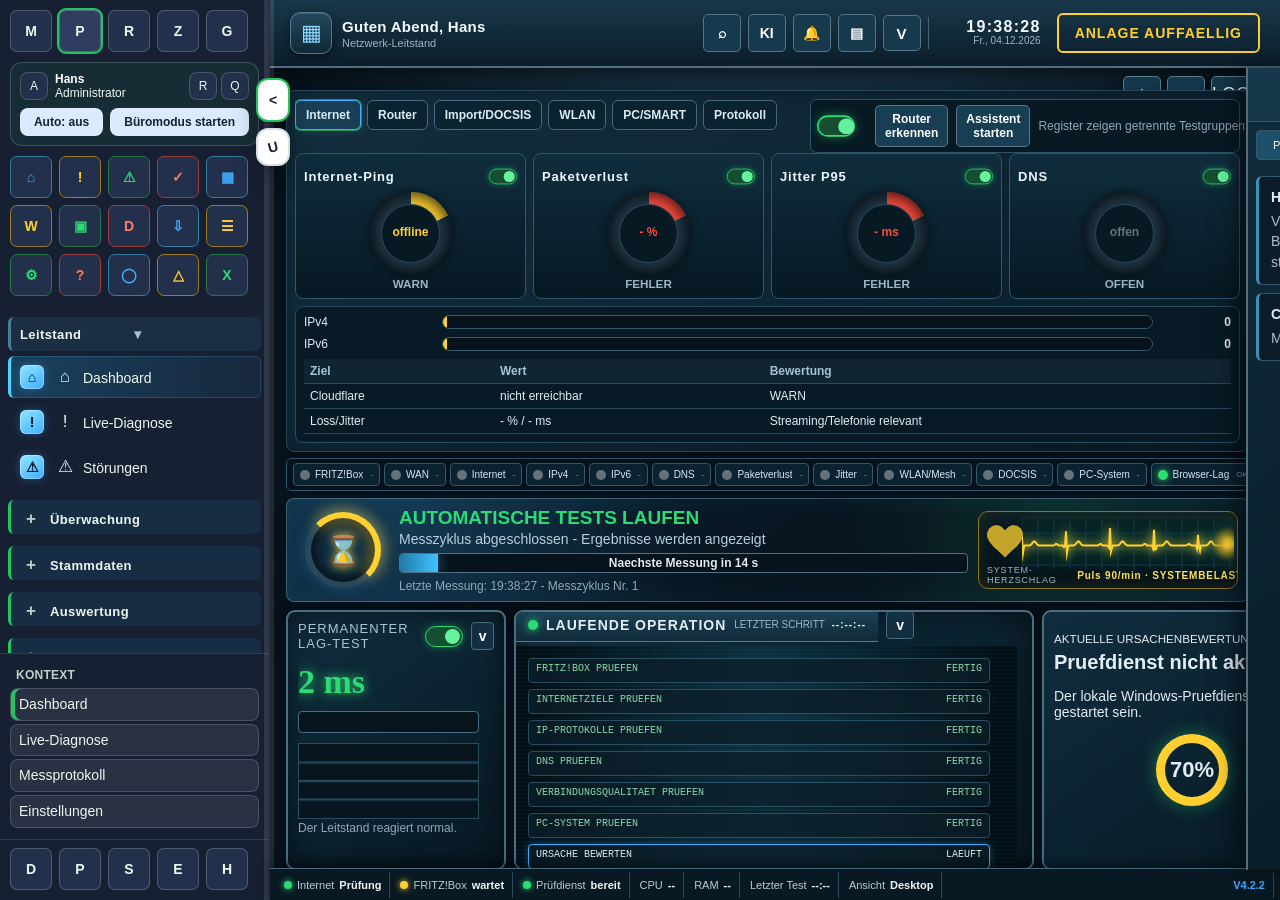
<file: index.html>
<!doctype html><html lang="de"><head><meta charset="utf-8"><meta name="viewport" content="width=device-width,initial-scale=1">
<title>Netzwerk-Leitstand V4.2.0 - Framework Shell Referenz</title>
<style>
:root{--nav:270px;--bg:#07131d;--panel:#102432;--panel2:#0a1c28;--line:#35586e;--text:#e2edf4;--muted:#8fa9b9;--green:#2cdb74;--yellow:#ffd02f;--red:#ff4c3e;--blue:#40adff;--metal:#7f9aab}
*{box-sizing:border-box}.content{scrollbar-width:auto;scrollbar-color:#527286 #07131d}html,body{margin:0;height:100%;font:14px "Segoe UI",Arial,sans-serif;background:var(--bg);color:var(--text);overflow:hidden}button,input,select{font:inherit}
.shell{height:100%;display:grid;grid-template-columns:var(--nav) 1fr}.nav{position:relative;background:linear-gradient(90deg,#091722,#102b3b);border-right:2px solid #49697d;display:flex;flex-direction:column;min-width:0;transition:.2s;z-index:20}.nav.collapsed{width:64px}.shell.collapsed{grid-template-columns:64px 1fr}
.nav-head{height:68px;display:flex;align-items:center;gap:10px;padding:10px;border-bottom:1px solid var(--line)}.logo{font-size:34px;color:var(--yellow);text-shadow:0 0 15px #ffd02f}.nav-title b{display:block;letter-spacing:1px}.nav-title small{color:var(--muted)}.nav.collapsed .nav-title,.nav.collapsed .nav-label,.nav.collapsed .nav-tools span{display:none}
.nav-tools{display:flex;gap:5px;padding:8px;border-bottom:1px solid var(--line)}.iconbtn{width:38px;height:36px;padding:0;border:1px solid #587487;background:#17394d;color:white;border-radius:5px;cursor:pointer}.iconbtn:hover{background:#255b78}
.nav-scroll{overflow:auto;padding:6px;flex:1}.nav-item{width:100%;height:42px;display:flex;align-items:center;gap:12px;padding:0 11px;margin:2px 0;border:0;border-left:3px solid transparent;border-radius:4px;background:transparent;color:#cfe0ea;text-align:left;cursor:pointer}.nav-item:hover,.nav-item.active{background:#173b50;border-left-color:var(--blue)}.nav-icon{width:24px;text-align:center;font-size:18px;flex:0 0 24px}.nav-bottom{padding:7px;border-top:1px solid var(--line);display:flex;justify-content:space-around}.collapse-handle{position:absolute;right:-15px;top:78px;width:30px;height:52px;border-radius:0 8px 8px 0;background:#183c51;border:1px solid #607e91;color:white;z-index:30}
.main{min-width:0;min-height:0;height:100vh;display:grid;grid-template-rows:68px minmax(0,1fr);background:radial-gradient(circle at 50% -20%,#24485f,#07131d 45%)}.top{display:flex;align-items:center;justify-content:space-between;padding:0 20px;background:linear-gradient(#19384b,#0b1e2a);border-bottom:2px solid #506e80;box-shadow:0 5px 18px #0008}.top h1{font-size:19px;margin:0;letter-spacing:2px}.top small{color:var(--muted)}.top-right{display:flex;gap:12px;align-items:center}.plant{padding:10px 16px;border:2px solid;border-radius:6px;font-weight:900;letter-spacing:1px}.green{color:var(--green)}.yellow{color:var(--yellow)}.red{color:var(--red)}.blue{color:var(--blue)}
.content{min-height:0;height:100%;overflow-y:scroll;overflow-x:hidden;padding:16px;padding-bottom:48px;scrollbar-gutter:stable}
.content::-webkit-scrollbar{width:14px}
.content::-webkit-scrollbar-track{background:#07131d;border-left:1px solid #29495c}
.content::-webkit-scrollbar-thumb{background:#527286;border:3px solid #07131d;border-radius:10px}
.content::-webkit-scrollbar-thumb:hover{background:#7f9aab}.page{display:none}.page.active{display:block}.hero{display:flex;justify-content:space-between;align-items:center;background:linear-gradient(110deg,#15364a,#0a1e2b);border:1px solid #46687d;border-radius:8px;padding:16px 20px;box-shadow:inset 0 0 24px #0005}.hero h2{font-size:24px;margin:3px 0}.hero p{margin:0;color:#b3c8d5}.score{width:88px;height:88px;border:9px solid var(--green);border-radius:50%;display:grid;place-items:center;font-size:22px;font-weight:900;box-shadow:0 0 18px #2cdb7466}
.gauges{display:grid;grid-template-columns:repeat(4,1fr);gap:12px;margin:12px 0}.gauge,.card,.switch-card,.window{background:linear-gradient(145deg,#132e3f,#0a1c28);border:1px solid var(--line);border-radius:8px;box-shadow:inset 0 0 18px #0005,0 4px 12px #0006}.gauge{text-align:center;padding:8px}.gauge b,.gauge span{display:block}.gauge span{font-size:16px;font-weight:800}.grid2{display:grid;grid-template-columns:2fr 1fr;gap:12px}.card{padding:14px;margin-bottom:12px}.card h2{font-size:15px;letter-spacing:1px;margin:0 0 10px}.chart{width:100%;height:210px}.pill{display:inline-block;padding:4px 8px;border-radius:999px;font-weight:800;background:#173447}.pill.green{background:#173f2b}.pill.yellow{background:#4b3e12}.pill.red{background:#4d201e}.pill.blue{background:#153b57}
table{width:100%;border-collapse:collapse}th,td{padding:8px;border-bottom:1px solid #29495c;text-align:left}th{font-size:12px;color:#a5c4d6;position:sticky;top:0;background:#102432}.table-wrap{max-height:480px;overflow:auto;border:1px solid #29495c}.toolbar{display:flex;gap:8px;align-items:center;margin-bottom:10px}.toolbar input,.toolbar select{background:#071823;color:white;border:1px solid #496a7e;border-radius:5px;padding:8px}.toolbar .spacer{flex:1}.btn{background:#183e54;color:white;border:1px solid #5a788b;border-radius:5px;padding:9px 13px;font-weight:700;cursor:pointer}.btn:hover{background:#28617f}.btn.danger{border-color:#a04d48}
.switch-grid{display:grid;grid-template-columns:repeat(2,1fr);gap:12px}.switch-card{padding:16px;display:flex;justify-content:space-between;align-items:center}.switch-card p{margin:4px 0;color:var(--muted)}.switch{position:relative;width:62px;height:34px}.switch input{display:none}.switch span{position:absolute;inset:0;border-radius:40px;background:#3b4b56;border:2px solid #748895}.switch span:before{content:"";position:absolute;width:26px;height:26px;left:3px;top:2px;border-radius:50%;background:#c6d0d6;transition:.2s}.switch input:checked+span{background:#164e31;border-color:var(--green);box-shadow:0 0 14px #2cdb7466}.switch input:checked+span:before{transform:translateX(28px);background:#62f29d}.master{padding:18px;border:2px solid #607e91;display:flex;justify-content:space-between;align-items:center;margin-bottom:12px}.loadbar{height:18px;background:#071721;border:1px solid #48697c;border-radius:99px;overflow:hidden}.loadbar div{height:100%;width:18%;background:linear-gradient(90deg,#2cdb74,#d7e85e)}
.instrument-row{display:grid;grid-template-columns:repeat(3,1fr);gap:12px}.metric{font-size:28px;font-weight:900}.sub{color:var(--muted)}.finding{padding:10px;border-left:5px solid var(--blue);background:#091b27;margin:7px 0}.finding.red{border-color:var(--red)}.finding.yellow{border-color:var(--yellow)}.finding.green{border-color:var(--green)}
.window-layer{position:fixed;inset:68px 0 0 var(--nav);pointer-events:none;z-index:50}.shell.collapsed~.window-layer{left:64px}.window{position:absolute;width:520px;min-width:320px;min-height:220px;pointer-events:auto;resize:both;overflow:auto}.window-head{height:38px;display:flex;align-items:center;padding-left:12px;background:#183b50;border-bottom:1px solid #5b7789;cursor:move}.window-head b{flex:1}.window-controls{display:flex}.window-controls button{width:38px;height:36px;border:0;background:transparent;color:white;font-size:18px}.window-controls button:hover{background:#2c5a74}.window-controls .close:hover{background:#b8322c}.window-body{padding:12px}.window.max{inset:8px!important;width:auto!important;height:auto!important;resize:none}.window.min .window-body{display:none}.window.min{min-height:38px;height:38px!important;resize:none}
.help-grid{display:grid;grid-template-columns:repeat(2,1fr);gap:12px}.mobile-status{display:none}
.test-live{display:grid;grid-template-columns:150px 1fr 190px;gap:16px;align-items:center;margin:12px 0;padding:14px 18px;border:2px solid #4d7085;border-radius:8px;background:linear-gradient(145deg,#102b3b,#071923);box-shadow:inset 0 0 24px #0008}
.scan-ring{width:112px;height:112px;border-radius:50%;position:relative;margin:auto;border:8px solid #29495b;box-shadow:inset 0 0 20px #000,0 0 14px #40adff44}
.scan-ring:before{content:"";position:absolute;inset:-8px;border-radius:50%;border:8px solid transparent;border-top-color:var(--blue);border-right-color:var(--blue);animation:spin 1.2s linear infinite}
.scan-ring.paused:before{animation-play-state:paused;border-top-color:var(--metal);border-right-color:var(--metal)}
.scan-ring .hourglass{position:absolute;inset:0;display:grid;place-items:center;font-size:42px;animation:flip 2.2s ease-in-out infinite}
.scan-ring.paused .hourglass{animation-play-state:paused}
@keyframes spin{to{transform:rotate(360deg)}}@keyframes flip{0%,42%{transform:rotate(0)}58%,100%{transform:rotate(180deg)}}
.test-live h2{margin:0 0 4px;font-size:17px;letter-spacing:1px}.test-live .bigstate{font-size:23px;font-weight:900}.test-live .phase{color:#b8cfdd;margin-top:5px}.progress-shell{height:24px;background:#06131c;border:1px solid #527286;border-radius:4px;overflow:hidden;position:relative;margin:10px 0}.progress-fill{height:100%;width:0;background:linear-gradient(90deg,#1f7aa8,#44c3ff);transition:width .25s linear;box-shadow:0 0 14px #40adff88}.progress-text{position:absolute;inset:0;display:grid;place-items:center;font-size:12px;font-weight:800;text-shadow:0 1px 2px #000}
.sensor-lamps{display:grid;grid-template-columns:repeat(2,1fr);gap:6px}.sensor-lamp{padding:6px 7px;border:1px solid #38586a;border-radius:4px;font-size:11px;background:#0a1b26}.sensor-lamp i{display:inline-block;width:10px;height:10px;border-radius:50%;margin-right:6px;background:#556a76}.sensor-lamp.running i{background:var(--blue);box-shadow:0 0 9px var(--blue);animation:pulse .8s infinite alternate}.sensor-lamp.done i{background:var(--green);box-shadow:0 0 7px var(--green)}.sensor-lamp.off i{background:#59636a}
@keyframes pulse{to{opacity:.35}}
.last-cycle{font-size:12px;color:var(--muted);line-height:1.7}
@media(max-width:700px){.test-live{grid-template-columns:82px 1fr}.scan-ring{width:72px;height:72px}.scan-ring .hourglass{font-size:29px}.sensor-lamps{grid-column:1/-1;grid-template-columns:repeat(2,1fr)}}
@media(max-width:900px){:root{--nav:64px}.shell{grid-template-columns:64px 1fr}.nav{width:64px}.nav-title,.nav-label,.nav-tools span{display:none}.gauges,.instrument-row{grid-template-columns:repeat(2,1fr)}.grid2,.switch-grid{grid-template-columns:1fr}.window-layer{left:64px}}
@media(max-width:600px){.shell{display:block}.nav{position:fixed;bottom:0;left:0;right:0;top:auto;width:auto;height:62px;z-index:80;border-right:0;border-top:1px solid var(--line)}.nav-head,.nav-tools,.collapse-handle,.nav-scroll .nav-item:nth-child(n+6){display:none}.nav-scroll{display:flex;padding:4px;overflow:hidden}.nav-item{justify-content:center;height:52px}.nav-label{display:none}.nav-bottom{display:none}.main{height:calc(100vh - 62px);grid-template-rows:58px 1fr}.top{padding:0 10px}.top h1{font-size:14px}.top small,#clock{display:none}.plant{padding:7px;font-size:11px}.content{padding:8px 8px 38px;overflow-y:scroll;-webkit-overflow-scrolling:touch}.gauges{grid-template-columns:repeat(2,1fr)}.grid2,.switch-grid,.instrument-row,.help-grid{grid-template-columns:1fr}.hero{padding:12px}.hero h2{font-size:18px}.score{width:68px;height:68px}.window-layer{inset:58px 0 62px 0}.window{left:4px!important;top:4px!important;width:calc(100% - 8px)!important;height:calc(100% - 8px)!important;resize:none}.mobile-status{display:block}}

/* V4.0.9 - permanenter Lag-Test und zentraler Betriebsmonitor */
.control-center{display:grid;grid-template-columns:250px 1fr 250px;gap:12px;margin:12px 0}
.lag-panel,.operation-monitor,.cycle-panel{background:linear-gradient(145deg,#102d3e,#071923);border:2px solid #496f85;border-radius:9px;box-shadow:inset 0 0 28px #0008,0 4px 14px #0007;min-height:230px}
.lag-panel,.cycle-panel{padding:14px}
.operation-monitor{padding:0;overflow:hidden;position:relative}
.monitor-head{height:38px;display:flex;align-items:center;gap:8px;padding:0 12px;background:linear-gradient(#1d4358,#102a39);border-bottom:1px solid #5a7b8e}
.monitor-head .lamp{width:10px;height:10px;border-radius:50%;background:var(--green);box-shadow:0 0 9px var(--green)}
.monitor-head b{letter-spacing:1px;flex:1}
.monitor-screen{height:192px;padding:14px 16px;background:
  linear-gradient(rgba(16,58,75,.13) 50%,rgba(0,0,0,.13) 50%),
  radial-gradient(circle at 50% 45%,#0d3040,#031017 75%);
background-size:100% 4px,100% 100%;font:14px Consolas,"Courier New",monospace;position:relative;overflow:hidden}
.monitor-screen:after{content:"";position:absolute;inset:0;pointer-events:none;background:linear-gradient(90deg,transparent,rgba(70,210,255,.05),transparent);animation:screenSweep 3s linear infinite}
@keyframes screenSweep{from{transform:translateX(-100%)}to{transform:translateX(100%)}}
.operation-line{margin:4px 0;white-space:nowrap;overflow:hidden;text-overflow:ellipsis}
.operation-line.primary{font-size:19px;font-weight:900;color:#8ee8ff;text-shadow:0 0 8px #40adff66}
.operation-line.ok{color:var(--green)}.operation-line.warn{color:var(--yellow)}.operation-line.err{color:var(--red)}
.cursor{display:inline-block;width:9px;height:16px;background:#7be4ff;margin-left:5px;vertical-align:-2px;animation:cursorBlink .75s steps(1) infinite}
@keyframes cursorBlink{50%{opacity:0}}
.lag-title,.cycle-title{font-size:13px;letter-spacing:1px;color:#a9c6d7}
.lag-value{font:900 39px Consolas;margin:8px 0 2px;text-shadow:0 0 12px currentColor}
.lag-scale{height:18px;border:1px solid #4a6c80;background:#06141d;border-radius:4px;overflow:hidden;margin:10px 0}
.lag-fill{height:100%;width:0;background:linear-gradient(90deg,var(--green),var(--yellow),var(--red));transition:width .25s}
.lag-history{height:66px;width:100%;display:block;border:1px solid #294b5e;background:#06151e}
.lag-note,.cycle-note{color:var(--muted);font-size:12px;line-height:1.5}
.heartbeat{display:flex;align-items:center;justify-content:center;height:80px;font-size:48px;color:var(--green);text-shadow:0 0 15px var(--green);animation:heart 1.2s ease-in-out infinite}
@keyframes heart{0%,100%{transform:scale(.92);opacity:.65}45%{transform:scale(1.08);opacity:1}}
.operation-queue{display:grid;gap:6px;margin-top:10px}.queue-row{display:flex;justify-content:space-between;padding:6px 8px;border:1px solid #294b5e;background:#091a24;border-radius:4px;font-size:12px}.queue-row.active{border-color:var(--blue);box-shadow:0 0 9px #40adff55}.queue-row.done{color:#8ad9a9}
@media(max-width:1050px){.control-center{grid-template-columns:220px 1fr}.cycle-panel{grid-column:1/-1}.operation-monitor{min-height:230px}}
@media(max-width:700px){.control-center{grid-template-columns:1fr}.lag-panel,.operation-monitor,.cycle-panel{min-height:auto}.monitor-screen{height:190px}}

/* V4.0.9 Bereiche, Scrollschutz und Einstellungen */
.section-global-tools{position:sticky;top:0;z-index:18;display:flex;justify-content:flex-end;gap:6px;margin:-4px 0 8px;pointer-events:none}
.section-global-tools button{pointer-events:auto;width:38px;height:36px;padding:0;border:1px solid #5b7b8e;border-radius:5px;background:#15384b;color:white;font-size:18px;box-shadow:0 3px 10px #0008}
.section-global-tools button:hover{background:#28617e}.section-global-tools button.active{color:var(--yellow);border-color:var(--yellow)}
.foldable{position:relative}.fold-head{display:flex;align-items:center;gap:8px;cursor:pointer;user-select:none;margin:-4px -4px 8px;padding:5px 4px;border-radius:4px}.fold-head:hover{background:#153447}.fold-head h2{margin:0;flex:1}.fold-toggle{width:28px;height:28px;border:1px solid #4d6c7e;border-radius:4px;background:#112f40;color:white;font-weight:900}.fold-body{display:block}.foldable.collapsed>.fold-body{display:none}.foldable.collapsed{padding-bottom:8px}.foldable.collapsed .fold-toggle{transform:rotate(-90deg)}
.content.sections-locked .fold-head{cursor:not-allowed}.content.sections-locked .fold-head:after{content:"LOCK";font-size:12px}
.scroll-safe{overflow:auto;scrollbar-gutter:stable}.scroll-safe::-webkit-scrollbar{width:12px;height:12px}.scroll-safe::-webkit-scrollbar-track{background:#06131c}.scroll-safe::-webkit-scrollbar-thumb{background:#4f7185;border:3px solid #06131c;border-radius:8px}.scroll-safe::-webkit-scrollbar-thumb:hover{background:#7f9aab}
.card,.gauge,.lag-panel,.operation-monitor,.cycle-panel{min-width:0}.monitor-screen{overflow:auto}.operation-queue{max-height:105px;overflow:auto}.sensor-lamps{max-height:115px;overflow:auto}.table-wrap{overflow:auto}.settings-grid{display:grid;grid-template-columns:repeat(2,minmax(280px,1fr));gap:12px}.setting-group{padding:14px;background:#0a1b27;border:1px solid #34576b;border-radius:7px}.setting-group h3{margin:0 0 12px;color:#cfe3ee}.setting-row{display:grid;grid-template-columns:1fr minmax(170px,240px);gap:12px;align-items:center;padding:8px 0;border-bottom:1px solid #203d4e}.setting-row:last-child{border-bottom:0}.setting-row label{color:#c8dbe6}.setting-row small{display:block;color:var(--muted);margin-top:3px}.setting-row input,.setting-row select{width:100%;background:#061721;color:white;border:1px solid #4d6e82;border-radius:5px;padding:9px}.profile-info{display:grid;grid-template-columns:repeat(3,1fr);gap:8px;margin-top:10px}.profile-chip{padding:8px;background:#102d3e;border:1px solid #34596e;border-radius:5px}.settings-actions{display:flex;justify-content:flex-end;gap:8px;margin-top:12px}.compact .card{padding:9px}.compact .gauges,.compact .control-center{gap:7px}.reduced-motion *{animation:none!important;transition:none!important}
@media(max-width:800px){.settings-grid{grid-template-columns:1fr}.setting-row{grid-template-columns:1fr}.profile-info{grid-template-columns:1fr}.section-global-tools{top:0}}

/* V4.0.9 - Screenshot-basierter Viewport-/Overflow-Audit */
.control-center{grid-template-columns:minmax(250px,280px) minmax(520px,1fr) minmax(250px,280px);align-items:stretch}
.lag-panel,.operation-monitor,.cycle-panel{height:300px;min-height:300px;max-height:300px}
.lag-panel,.cycle-panel{overflow:auto}
.operation-monitor{display:grid;grid-template-rows:38px minmax(0,1fr);overflow:hidden}
.monitor-screen{height:auto;min-height:0;overflow-y:auto!important;overflow-x:hidden!important;padding:12px 16px 18px;scrollbar-gutter:stable}
.operation-queue{max-height:none!important;overflow:visible!important;padding-bottom:4px}
.operation-line{white-space:normal!important;overflow:visible!important;text-overflow:clip!important;line-height:1.35}
.operation-line.primary{min-height:28px}
.queue-row{min-height:31px;flex:none}
.test-live{grid-template-columns:150px minmax(0,1fr) minmax(190px,230px)}
.sensor-lamps{max-height:132px;overflow-y:auto;overflow-x:hidden;scrollbar-gutter:stable}
.gauges{grid-template-columns:repeat(4,minmax(220px,1fr))}
.gauge{overflow:auto}
.card{overflow:auto}
.card canvas{max-width:100%}
.table-wrap{max-height:min(62vh,680px);overflow:auto!important;scrollbar-gutter:stable}
.fold-body{min-width:0}
.foldable>.fold-body{overflow:auto;scrollbar-gutter:stable}
.foldable.collapsed>.fold-body{overflow:hidden}
.lag-history{height:92px}
.lag-scale{height:22px}
.lag-value{margin-top:12px}
@media(max-width:1300px){
 .control-center{grid-template-columns:240px minmax(460px,1fr)}
 .cycle-panel{grid-column:1/-1;height:auto;min-height:130px;max-height:190px}
 .gauges{grid-template-columns:repeat(2,minmax(240px,1fr))}
}
@media(max-width:850px){
 .control-center{grid-template-columns:1fr}
 .lag-panel,.operation-monitor,.cycle-panel{height:auto;min-height:230px;max-height:none}
 .operation-monitor{min-height:330px}
 .gauges{grid-template-columns:1fr}
 .test-live{grid-template-columns:90px minmax(0,1fr)}
 .sensor-lamps{grid-column:1/-1;max-height:180px}
}

/* V4.0.9 - Top-Liveleiste, EKG, Direkt-Schalter, vertikales Klappen */
.test-live{grid-template-columns:118px minmax(0,1fr) 300px!important;gap:14px!important;align-items:center!important;padding:10px 14px!important;margin:0 0 10px!important;min-height:126px}
.scan-ring{width:92px!important;height:92px!important}.scan-ring .hourglass{font-size:34px!important}
.sensor-lamps{display:grid!important;grid-template-columns:repeat(2,minmax(130px,1fr))!important;gap:5px!important;max-height:none!important;overflow:visible!important}
.sensor-lamp{display:grid;grid-template-columns:12px 1fr 42px;align-items:center;gap:6px;padding:5px 7px!important;min-height:30px}
.sensor-lamp i{margin:0!important}
.mini-switch{position:relative;width:38px;height:21px;justify-self:end}
.mini-switch input{display:none}.mini-switch span{position:absolute;inset:0;border-radius:20px;background:#394a55;border:1px solid #6d8290;transition:.2s}
.mini-switch span:before{content:"";position:absolute;width:15px;height:15px;left:2px;top:2px;border-radius:50%;background:#c8d1d6;transition:.2s}
.mini-switch input:checked+span{background:#164e31;border-color:var(--green);box-shadow:0 0 8px #2cdb7466}
.mini-switch input:checked+span:before{transform:translateX(17px);background:#65f29d}
.control-center{grid-template-columns:250px minmax(500px,1fr) 280px!important;margin-top:0!important}
.cycle-panel{display:grid;grid-template-rows:auto 64px auto 74px auto;align-content:start}
.heartbeat{height:58px!important;font-size:42px!important}
.ekg-wrap{height:74px;border:1px solid #294b5e;background:#06151e;border-radius:4px;overflow:hidden;margin:6px 0}
.ekg-canvas{width:100%;height:100%;display:block}
.foldable{transition:max-height .22s ease,padding .22s ease}
.foldable>.fold-body{display:block;max-height:5000px;opacity:1;overflow:auto;transition:max-height .25s ease,opacity .18s ease,padding .18s ease}
.foldable.collapsed>.fold-body{display:block!important;max-height:0!important;opacity:0;overflow:hidden!important;padding-top:0!important;padding-bottom:0!important}
.fold-head{position:relative;z-index:2}
.fold-toggle{transition:transform .2s ease}
.foldable.collapsed .fold-toggle{transform:rotate(-90deg)}
@media(max-width:1250px){
 .test-live{grid-template-columns:100px minmax(0,1fr) 260px!important}
 .control-center{grid-template-columns:230px minmax(420px,1fr)!important}
 .cycle-panel{grid-column:1/-1}
}
@media(max-width:850px){
 .test-live{grid-template-columns:84px 1fr!important}
 .sensor-lamps{grid-column:1/-1;grid-template-columns:1fr!important}
 .control-center{grid-template-columns:1fr!important}
}

/* V4.0.9 compact command wall */
.status-led-rail{display:flex;gap:5px;align-items:center;overflow-x:auto;padding:5px 8px;margin:0 0 6px;background:#071923;border:1px solid #365d72;border-radius:6px;scrollbar-width:thin}
.status-led{flex:0 0 auto;display:flex;align-items:center;gap:5px;padding:4px 7px;border:1px solid #35586b;border-radius:4px;background:#0b2230;color:#d8e7ef;font-size:10px;cursor:pointer}
.status-led b{width:10px;height:10px;border-radius:50%;background:#65727a}.status-led.green b{background:var(--green);box-shadow:0 0 8px var(--green)}.status-led.yellow b{background:var(--yellow);box-shadow:0 0 8px var(--yellow)}.status-led.red b{background:var(--red);box-shadow:0 0 9px var(--red)}.status-led.gray b{background:#65727a}
.test-live{grid-template-columns:88px minmax(360px,1fr) 225px 280px!important;min-height:104px!important;padding:7px 10px!important;gap:10px!important}
.scan-ring{width:76px!important;height:76px!important;border-width:6px!important}.scan-ring:before{inset:-6px;border-width:6px}.scan-ring .hourglass{font-size:29px!important}
.test-live .bigstate{font-size:19px!important}.test-live .phase{margin-top:2px!important}.progress-shell{height:20px!important;margin:6px 0!important}.last-cycle{line-height:1.25!important}
.head-pulse{height:78px;position:relative;border:1px solid #294b5e;border-radius:5px;background:#06151e;overflow:hidden}
.head-heart{position:absolute;left:9px;top:15px;font-size:31px;color:var(--green);text-shadow:0 0 12px var(--green);animation:heart 1.05s ease-in-out infinite;z-index:2}
.head-ekg{position:absolute;left:43px;right:3px;top:5px;width:calc(100% - 46px);height:52px}
.pulse-label{position:absolute;bottom:3px;left:8px;font-size:9px;color:#9db8c8;letter-spacing:.8px}
.sensor-lamps{grid-template-columns:repeat(2,minmax(125px,1fr))!important;gap:3px!important}
.sensor-lamp{min-height:27px!important;padding:3px 5px!important;font-size:10px!important}
.control-center{grid-template-columns:220px minmax(520px,1fr) 300px!important;gap:8px!important;margin:6px 0!important}
.lag-panel,.operation-monitor,.cause-panel{height:260px!important;min-height:260px!important;max-height:260px!important}
.lag-panel{padding:10px!important}.lag-history{height:76px!important}.lag-value{font-size:34px!important;margin:5px 0!important}
.operation-monitor{grid-template-rows:34px minmax(0,1fr)!important}.monitor-head{height:34px!important}.monitor-screen{padding:8px 12px 10px!important}.operation-line{margin:2px 0!important}.operation-line.primary{font-size:16px!important;min-height:22px!important}.queue-row{min-height:25px!important;padding:4px 7px!important;font-size:10px!important}
.cause-panel{padding:10px;background:linear-gradient(145deg,#102d3e,#071923);border:2px solid #496f85;border-radius:9px;overflow:auto}
.cause-head{font-size:11px;color:#b9cfdb;letter-spacing:.5px;margin-bottom:8px}.cause-body .hero{display:block!important}.cause-body h2{font-size:20px!important;margin:5px 0!important}.cause-body .score{width:72px!important;height:72px!important;position:static!important;margin:12px auto 0!important}
.gauges{gap:8px!important}.gauge{padding:8px!important;min-height:190px!important}.gauge .arc{transform:scale(.82);transform-origin:center top}.gauge h3{margin-top:-18px!important}
.field-tools{margin-left:auto;display:flex;gap:5px;align-items:center}.field-tools .mini-switch{display:block}
.fold-head{min-height:30px!important;margin:-4px -4px 4px!important;padding:3px 4px!important}
.foldable>.fold-body{transform-origin:top;transition:max-height .22s ease,opacity .16s ease}
.foldable.collapsed>.fold-body{max-height:0!important;opacity:0!important;margin:0!important}
.focus-problem{outline:3px solid var(--yellow)!important;box-shadow:0 0 22px var(--yellow)!important;animation:focusFlash .6s 3}
@keyframes focusFlash{50%{outline-color:var(--red);box-shadow:0 0 28px var(--red)}}
@media(max-width:1250px){.test-live{grid-template-columns:78px 1fr 210px!important}.sensor-lamps{grid-column:1/-1;grid-template-columns:repeat(3,1fr)!important}.control-center{grid-template-columns:210px 1fr!important}.cause-panel{grid-column:1/-1;height:auto!important;min-height:120px!important;max-height:190px!important}}
@media(max-width:850px){.test-live{grid-template-columns:72px 1fr!important}.head-pulse{grid-column:1/-1}.sensor-lamps{grid-template-columns:1fr 1fr!important}.control-center{grid-template-columns:1fr!important}.lag-panel,.operation-monitor,.cause-panel{height:auto!important;max-height:none!important;min-height:220px!important}}

/* V4.0.9 master-stop / state LEDs / realistic ECG */
.op-time{font-size:10px;color:#9fb9c8;white-space:nowrap}.op-time b{color:#e7f5fb;margin-left:4px}
.status-led.off b{background:#59636a;box-shadow:none}.status-led.testing b{background:var(--blue);box-shadow:0 0 9px var(--blue);animation:pulse .8s infinite alternate}
.status-led .led-state{font-size:8px;color:#91a9b7;margin-left:2px}
.master-stopped .head-heart,.master-stopped .head-ekg,.master-stopped .scan-ring:before,.master-stopped .scan-ring .hourglass{animation-play-state:paused!important}
.master-stopped .head-heart{color:#65727a!important;text-shadow:none!important}
.master-stopped .head-ekg{opacity:.42}

/* Framework Shell V1.0 reference layer */
body{padding-bottom:30px}.content{padding-bottom:72px}
.shell-greeting{display:flex;align-items:center;gap:18px}.shell-greeting-line{display:flex;align-items:center;gap:10px;min-width:220px}.shell-greeting-line small{display:block}.shell-project-icon{display:grid;place-items:center;width:38px;height:38px;border:1px solid #5d7b8d;border-radius:8px;background:#102d3f;color:var(--yellow);font-size:22px;box-shadow:inset 0 0 12px #0008}
.shell-nav-icon{width:24px;text-align:center;font-size:17px;flex:0 0 24px}.shell-nav-label{min-width:0;overflow:hidden;text-overflow:ellipsis}.nav-item{gap:10px}.nav-group.closed>.nav-item{display:none}.nav-parent{width:100%;height:34px;display:grid;grid-template-columns:22px 1fr 22px;align-items:center;border:0;background:#0b2230;color:#a9c2d1;text-align:left;padding:0 8px;cursor:pointer}.nav-parent:hover{background:#14384c}.nav-parent i{font-style:normal;text-align:right}.nav-group.closed .nav-parent i{visibility:hidden}.nav-group:not(.closed) .nav-parent span{visibility:hidden}
.shell-smart-panel{position:fixed;right:0;top:68px;bottom:30px;width:330px;background:linear-gradient(145deg,#102b3b,#071923);border-left:2px solid #506f82;z-index:70;box-shadow:-8px 0 22px #0008;transition:transform .22s ease;display:flex;flex-direction:column}.shell-smart-panel.collapsed{transform:translateX(calc(100% - 34px))}.shell-smart-panel>header{display:flex;align-items:center;justify-content:space-between;padding:11px 10px 11px 42px;border-bottom:1px solid #35586e;background:#17384b}.shell-smart-panel>header small{display:block;color:var(--muted);font-weight:400}.shell-smart-panel>header button{width:30px;height:30px;border:0;background:#244f68;color:#fff;border-radius:4px}.smart-tabs{display:grid;grid-template-columns:repeat(3,1fr);gap:4px;padding:8px}.smart-tabs button{border:1px solid #35586e;background:#0a1d29;color:#bcd0dc;padding:8px 4px;border-radius:4px}.smart-tabs button.active{background:#1d506b;color:#fff}.shell-smart-panel section{display:none;padding:8px;overflow:auto}.shell-smart-panel section.active{display:block}.shell-smart-panel article{padding:12px;margin-bottom:8px;border:1px solid #35586e;border-radius:6px;background:#0a1d29}.shell-smart-panel article p{margin:6px 0 0;color:#a9bfcc;line-height:1.45}
.shell-status-bar{position:fixed;left:var(--nav);right:0;bottom:0;height:30px;z-index:90;display:flex;align-items:center;gap:2px;padding:2px 6px;background:#081923;border-top:1px solid #48697c;box-shadow:0 -3px 12px #0007}.shell-status-bar>*{height:24px;display:flex;align-items:center;gap:5px;padding:0 8px;border:0;border-right:1px solid #29495c;background:transparent;color:#b9ccd7;font-size:11px;white-space:nowrap}.shell-status-bar button{cursor:pointer}.shell-status-bar b{color:#eef6fa}.shell-status-bar i{width:8px;height:8px;border-radius:50%;background:#687985}.shell-status-bar i.green{background:var(--green);box-shadow:0 0 6px var(--green)}.shell-status-bar i.yellow{background:var(--yellow);box-shadow:0 0 6px var(--yellow)}.shell-status-bar .version{margin-left:auto;color:var(--blue);font-weight:800}.shell.collapsed~.shell-status-bar{left:64px}
@media(max-width:900px){.shell-smart-panel{width:min(86vw,330px)}.shell-status-bar{overflow-x:auto}.shell-greeting-line{min-width:0}.shell-greeting-line span:last-child{display:none}}
@media(max-width:600px){body{padding-bottom:0}.shell-status-bar{left:0;bottom:62px;height:28px}.main{height:calc(100vh - 90px)}.content{padding-bottom:48px}.shell-smart-panel{top:58px;bottom:90px}.top-right .iconbtn:nth-of-type(n+4){display:none}}
</style><link rel="stylesheet" href="assets/css/navigationcore-master.css"><link rel="stylesheet" href="assets/css/commandcenter-v4.1.css"><link rel="stylesheet" href="assets/css/commandcenter-v4.1.1.css"><link rel="stylesheet" href="assets/css/commandcenter-v4.1.2.css"><link rel="stylesheet" href="assets/css/commandcenter-v4.1.3.css"><link rel="stylesheet" href="assets/css/commandcenter-v4.1.4.css"><link rel="stylesheet" href="assets/css/commandcenter-v4.1.5.css"><link rel="stylesheet" href="assets/css/commandcenter-v4.1.6.css"><link rel="stylesheet" href="assets/css/commandcenter-v4.1.8.css"><link rel="stylesheet" href="assets/css/commandcenter-v4.2.1.css"><link rel="stylesheet" href="assets/css/commandcenter-v4.2.3.css"><link rel="stylesheet" href="assets/css/commandcenter-v4.2.4.css"><link rel="stylesheet" href="assets/css/commandcenter-v4.2.5.css"><link rel="stylesheet" href="assets/css/commandcenter-v4.2.6.css"><link rel="stylesheet" href="assets/css/commandcenter-v4.2.7.css"></head><body>
<section class="office-overlay" id="officeOverlay" hidden aria-label="Interaktiver Bueromodus">
  <header class="office-toolbar">
    <button class="office-chair-exit" id="officeChairExit" title="Bueromodus verlassen" aria-label="Bueromodus verlassen">♿̸</button>
    <strong>NETZWERK-LEITSTAND · BÜROMODUS</strong>
    <span class="office-status">Gegenstände sind direkt bedienbar · Mouseover zeigt die Funktion</span>
  </header>
  <div class="office-stage">
    <div class="office-scene">
      <img src="assets/images/office/leitstand-buero-v1.png" alt="Netzwerk-Leitstand aus Sitzperspektive">
      <button class="office-hotspot" style="left:0%;top:52%;width:14%;height:24%" data-office-command="devices" data-label="Telefon · Geräte" aria-label="Telefon: Geräteverwaltung öffnen"></button>
      <button class="office-hotspot" style="left:3%;top:73%;width:30%;height:24%" data-office-command="address" data-label="Adressregister · Stammdaten" aria-label="Adressregister: Stammdaten öffnen"></button>
      <button class="office-hotspot" style="left:14%;top:52%;width:74%;height:22%" data-office-command="console" data-label="Schaltpult · Tests steuern" aria-label="Schaltpult: Teststeuerung öffnen"></button>
      <div class="office-console-actions" aria-label="Direktsteuerung am Schaltpult">
        <button type="button" data-office-action="start-all" title="Alle Messungen starten">START</button>
        <button type="button" data-office-action="stop-all" title="Alle Messungen stoppen und Anzeigen nullstellen">STOPP</button>
        <button type="button" data-office-action="deep" title="Tiefenanalyse starten">TIEFENTEST</button>
        <button type="button" data-office-action="report" title="Bericht erzeugen">BERICHT</button>
      </div>
      <button class="office-hotspot" style="left:35%;top:73%;width:25%;height:24%" data-office-command="protocol" data-label="Tagesprotokoll · Messwerte" aria-label="Tagesprotokoll öffnen"></button>
      <button class="office-hotspot" style="left:54%;top:73%;width:14%;height:22%" data-office-command="search" data-label="Lupe · Live-Diagnose" aria-label="Lupe: Live-Diagnose öffnen"></button>
      <button class="office-hotspot" style="left:62%;top:70%;width:12%;height:18%" data-office-command="clock" data-label="Uhr · Verlauf" aria-label="Uhr: Messverlauf öffnen"></button>
      <button class="office-hotspot" style="left:82%;top:33%;width:16%;height:42%" data-office-command="lamp" data-label="Lampe · Anzeige" aria-label="Lampe: Anzeigeeinstellungen öffnen"></button>
      <button class="office-hotspot" style="left:79%;top:73%;width:17%;height:24%" data-office-command="reports" data-label="Tasse · Berichte" aria-label="Tasse: Berichte öffnen"></button>
      <button class="office-hotspot" style="left:89%;top:8%;width:10%;height:48%" data-office-command="exit" data-action="danger" data-label="Ausgang · Programm verlassen" aria-label="Ausgang: Programm verlassen"></button>
      <button class="office-hotspot" style="left:8%;top:1%;width:78%;height:51%" data-office-command="dashboard" data-label="Leitstandwand · Dashboard" aria-label="Leitstandwand: Dashboard öffnen"></button>
      <div class="office-live-note" id="officeLiveNote">Bereit</div>
    </div>
  </div>
</section>
<div class="shell app-shell" id="shell">
<aside class="navigation-core" id="navigationCore" aria-label="NavigationCore" data-core-version="master-prototype-v0.15.8">
<div class="nav-action-menu" id="navActionMenu" aria-label="Hamburger-Kontextmenue">
<button type="button" data-action="print">Drucken</button>
<button type="button" data-action="filter-reset">Filter zuruecksetzen</button>
<button type="button" data-action="nav-reset">Navigation zuruecksetzen</button>
<button type="button" data-action="help">Hilfe zur aktuellen Seite</button>
</div>
<div class="nav-controls side-controls">
<button id="hamburger" class="tool-btn" type="button" title="Kontextmenue">M</button>
<button id="pinBtn" class="tool-btn active" type="button" aria-pressed="true" title="Sidebar loesen">P</button>
<button id="restBtn" class="tool-btn" type="button" title="Ruhemodus">R</button>
<button id="recentBtn" class="tool-btn" type="button" title="Zuletzt verwendet">Z</button>
<button id="toggleMenus" class="tool-btn" type="button" title="Menuegruppen oeffnen/schliessen">G</button>
</div>
<div class="user-info">
<div class="user-top"><span class="user-avatar">A</span><span class="user-main"><strong class="user-name">Admin</strong><span class="user-role">Netzwerk-Rolle</span></span><span class="role-icons"><span class="role-badge">R</span><span class="role-badge">Q</span></span></div>
<div class="user-actions"><button type="button" id="autoModeBtn" title="Automatikmodus ein- oder ausschalten">Auto: aus</button><button type="button" id="officeModeBtn" title="Bueromodus ein- oder ausschalten">Buero</button></div>
</div>
<div class="quick-icons" aria-label="15 Schnellzugriffe">
<button data-page="dashboard" title="Dashboard">&#8962;</button><button data-page="current" title="Live-Diagnose">!</button><button data-page="incidents" title="Stoerungen">&#9888;</button><button data-page="tests" title="Pruefkreise">&#10003;</button><button data-page="devices" title="Geraete">&#9638;</button>
<button data-page="wifi" title="Mesh">W</button><button data-page="fritz" title="FRITZ">&#9635;</button><button data-page="docsis" title="DOCSIS">D</button><button data-page="reports" title="Berichte">&#8681;</button><button data-page="measurements" title="Protokoll">&#9776;</button>
<button data-page="settings" title="Einstellungen">&#9881;</button><button data-page="help" title="Hilfe">?</button><button data-page="dashboard" title="Cockpit">&#9711;</button><button data-page="tests" title="Analyse">&#9651;</button><button data-page="reports" title="Export">X</button>
</div>
<div class="recent-panel" id="recentPanel" aria-label="Zuletzt verwendet"><strong>Zuletzt verwendet</strong><div id="recentList"></div><div id="recentEmpty">Noch keine Eintraege.</div></div>
<nav class="nav-menu menu-scroll" id="menuScroll">
<section class="nav-group"><button class="nav-parent nav-group-toggle" type="button"><span>+</span><b>Leitstand</b><i>-</i></button><button class="nav-item active" data-icon="&#8962;" data-page="dashboard">Dashboard</button><button class="nav-item" data-icon="!" data-page="current">Live-Diagnose</button><button class="nav-item" data-icon="&#9888;" data-page="incidents">Stoerungen</button></section>
<section class="nav-group"><button class="nav-parent nav-group-toggle" type="button"><span>+</span><b>Pruefung</b><i>-</i></button><button class="nav-item" data-icon="&#10003;" data-page="tests">Pruefkreise</button><button class="nav-item" data-icon="&#9638;" data-page="devices">Geraete</button><button class="nav-item" data-icon="W" data-page="wifi">Mesh/WLAN</button><button class="nav-item" data-icon="&#9635;" data-page="fritz">FRITZ!Box</button><button class="nav-item" data-icon="D" data-page="docsis">DOCSIS</button></section>
<section class="nav-group nav-group-stammdaten" id="stammdatenGroup"><button class="nav-parent nav-group-toggle" id="stammdatenToggle" type="button"><span>+</span><b>Stammdaten</b><i>-</i></button><div class="nav-subitems"><button class="nav-item nav-sub" data-icon="&#9881;" data-page="settings">Einstellungen</button><button class="nav-item nav-sub" data-icon="&#9638;" data-page="devices">Geraete</button><button class="nav-item nav-sub" data-icon="&#9635;" data-page="settings" data-settings-tab="routerProfiles">Routerprofile</button></div></section>
<section class="nav-group"><button class="nav-parent nav-group-toggle" type="button"><span>+</span><b>Auswertung</b><i>-</i></button><button class="nav-item" data-icon="&#8681;" data-page="reports">Berichte</button><button class="nav-item" data-icon="&#9776;" data-page="measurements">Messprotokoll</button><button class="nav-item" data-icon="?" data-page="help">Hilfe</button></section>
</nav>
<section class="context-panel" id="contextPanel" aria-label="Kontextnavigation"><strong>Kontext</strong><div id="contextList"></div><span id="contextEmpty">Kein Kontext gewaehlt.</span></section>
<div class="bottom-dock" aria-label="Bottom Dock"><button data-page="dashboard" title="Dashboard">D</button><button data-page="tests" title="Pruefung">P</button><button data-page="incidents" title="Stoerung">S</button><button data-page="measurements" title="Protokoll">E</button><button data-page="help" title="Hilfe">H</button></div>
<div class="resize-rail" id="resizeRail" aria-label="Navigation Breite aendern"></div><button class="rail-toggle" id="railToggle" type="button" title="Navigation ein-/ausklappen">&lt;</button><button class="rail-lock is-open" id="railLock" type="button" title="Breite arretieren"><span class="lock-glyph">U</span></button><div class="drag-arrow" id="dragArrow"><></div><div class="resize-status" id="resizeStatus">270 px</div>
</aside>
<main class="main"><header class="top"><div><h1 id="pageTitle">NETZWERK-LEITSTAND</h1><small>Netzwerk-Leitstand V4.2.7 - ruhiger Puls, deutlicher Herzschlag</small><span id="lastOperation" hidden></span></div><div class="top-right"><button class="btn office-return" id="backToOffice" hidden>Zurueck ins Buero</button><button class="iconbtn top-toggle" id="toggleAllSections" title="Alle Karten ein-/ausklappen">V</button><span id="clock"></span><div id="plant" class="plant yellow">MESSUNG STARTET</div></div></header>
<div class="content" id="mainContent"><section class="rest-empty" id="restEmpty" aria-label="Ruhemodus"><div>Ruhemodus aktiv. Arbeitsflaeche ist aufgeraeumt.</div></section><section class="office-view" id="officeView" hidden><img src="assets/images/office/leitstand-buero-v1.png" alt="Bueromodus Leitstand"><div class="office-caption"><b>Bueromodus</b><span>Hotspots werden spaeter auf diesem Bild aktiviert.</span></div></section><div class="section-global-tools" aria-label="Bereichssteuerung">
<button id="expandAll" title="Alle Bereiche ausklappen">+</button>
<button id="collapseAll" title="Alle Bereiche einklappen">-</button>
<button id="lockSections" title="Bereiche sperren">LOCK</button>
</div>
<section id="dashboard" class="page active"><section class="card diagnostic-tabs cockpit-tabs" title="Jede Registerkarte zeigt nur die eigenen Testinstrumente der Kategorie."><div class="dashboard-inline-controls"><label class="switch master-home-switch" title="Alle Tests ein- oder ausschalten"><input id="masterHomeSwitch" type="checkbox"><span></span></label><button class="btn" id="detectRouterHome" data-info="Erkennt den Router aus Profil, erreichbarer Adresse und importierten Router-/FRITZ!Box-Dateien.">Router erkennen</button><button class="btn" id="assistantStartTop" data-info="Startet den gefuehrten Stoerungsassistenten mit Schritt-fuer-Schritt-Pruefung.">Assistent starten</button><span class="inline-help">Register zeigen getrennte Testgruppen.</span></div><div class="tab-strip" id="diagTabs"><button class="diag-tab active" data-diag-tab="internet">Internet</button><button class="diag-tab" data-diag-tab="router">Router</button><button class="diag-tab" data-diag-tab="imports">Import/DOCSIS</button><button class="diag-tab" data-diag-tab="wifi">WLAN</button><button class="diag-tab" data-diag-tab="pc">PC/SMART</button><button class="diag-tab" data-diag-tab="protocol">Protokoll</button></div><div id="diagTabPanels"></div></section>
<div class="router-detect-panel" id="routerDetectPanel" hidden><div class="router-detect-box"><header><b>Router-Erkennung</b><button class="iconbtn" id="routerDetectClose" title="Fenster schliessen">x</button></header><div id="routerDetectMsg">Router-Erkennung wird vorbereitet ...</div><div class="router-detect-bar"><i id="routerDetectFill"></i></div><div id="routerDetectResult"></div></div></div>
<div class="status-led-rail" id="statusLedRail" aria-label="Teststatus"></div>
<div class="test-live" id="testLive"><div class="scan-ring" id="scanRing" data-info="Der Scanring zeigt, ob Messungen laufen. Im Normalbetrieb dreht er langsam. Bei Tiefenanalyse oder Fehlern wird er schneller und farbiger. Bei Hauptschalter aus oder Animationen aus steht er still."><div class="hourglass" aria-label="Sanduhr">&#8987;</div></div><div><div class="bigstate green" id="autoState">AUTOMATISCHE TESTS LAUFEN</div><div class="phase" id="testPhase">Messzyklus wird vorbereitet</div><div class="progress-shell"><div class="progress-fill" id="cycleFill"></div><div class="progress-text" id="cycleText">Naechste Messung in 15 s</div></div><div class="last-cycle" id="cycleInfo">Letzte Messung: - - Zyklus: -</div></div><div class="head-pulse" data-info="Der System-Herzschlag zeigt den Betriebszustand als technische Metapher: Gruen normal, Gelb erhoehte Last, Rot kritischer chaotischer Rhythmus, helle Flatline bei vollstaendigem Systemausfall. Signalverlust wird getrennt gekennzeichnet."><div class="head-heart" title="System-Herzschlag"></div><canvas id="ekgCanvas" class="head-ekg" width="210" height="52"></canvas><div class="pulse-label">SYSTEM-HERZSCHLAG <small id="pulseBpm">Puls --/min</small></div></div><div class="sensor-lamps scroll-safe" id="sensorLamps"></div></div><div class="control-center">
  <section class="lag-panel">
    <div class="lag-title">PERMANENTER LAG-TEST</div>
    <div class="lag-value green" id="lagValue">0 ms</div>
    <div class="lag-scale"><div class="lag-fill" id="lagFill"></div></div>
    <canvas id="lagHistory" class="lag-history" width="220" height="66"></canvas>
    <div class="lag-note" id="lagExplain">Der Leitstand reagiert normal.</div>
  </section>

  <section class="operation-monitor">
    <div class="monitor-head"><span class="lamp" id="monitorLamp"></span><b>LAUFENDE OPERATION</b><span class="op-time" title="Uhrzeit des letzten abgeschlossenen Pruefschritts">LETZTER SCHRITT <b id="monitorClock">--:--:--</b></span></div>
    <div class="monitor-screen scroll-safe">
      <div class="operation-line primary" id="opTitle">SYSTEMBEREITSCHAFT<span class="cursor"></span></div>
      <div class="operation-line" id="opDetail">Warte auf ersten Messzyklus ...</div>
      <div class="operation-line ok" id="opResult">Noch kein Ergebnis</div>
      <div class="operation-line" id="opNext">Naechster Schritt: FRITZ!Box pruefen</div>
      <div class="operation-queue" id="opQueue"></div>
    </div>
  </section>

  <section class="cause-panel foldable" id="causePanel"><div class="cause-head"></div><div class="cause-body"><div><small>AKTUELLE URSACHENBEWERTUNG</small><h2 id="diagTitle">Messwerte werden aufgebaut</h2><p id="diagText">Die leichten Sensoren sammeln Vergleichswerte.</p></div><div class="score" id="score">-</div></div></section>
</div>
<div class="gauges command-gauges"><div class="gauge" data-instrument="router"><canvas id="gRouter" width="220" height="145"></canvas><b>FRITZ!BOX</b><span id="vRouter">-</span></div><div class="gauge" data-instrument="multiPing"><canvas id="gInternet" width="220" height="145"></canvas><b>INTERNET</b><span id="vInternet">-</span></div><div class="gauge" data-instrument="system"><canvas id="gPcHealth" width="220" height="145"></canvas><b>PC</b><span id="vPcHealth">-</span></div><div class="gauge" data-instrument="system"><canvas id="gStorage" width="220" height="145"></canvas><b>SPEICHER</b><span id="vStorage">-</span></div><div class="gauge" data-instrument="loss"><canvas id="gLoss" width="220" height="145"></canvas><b>QUALITAET</b><span id="vLoss">-</span></div></div>
<article class="card ai-assistant" title="Der Assistent fasst erkannte Probleme in verstaendliche Schritte zusammen."><div><h2>KI-ASSISTENT - KURZBEWERTUNG</h2><p class="sub" id="assistantSummary">Noch kein Problem erkannt. Der Assistent wartet auf Messwerte.</p></div><div class="assistant-actions"><button class="btn" id="assistantStart">Assistent starten</button><button class="btn" id="assistantPrev">Zurueck</button><button class="btn" id="assistantNext">Weiter</button></div><div id="assistantWalk" class="assistant-walk"></div><ol id="assistantSteps"></ol></article>

<div class="grid2"><article class="card"><h2>VERBINDUNGSVERLAUF MIT FEHLERSPITZEN</h2><canvas id="timeline" class="chart"></canvas><div class="timeline-legend"><span class="ok"><b></b>Verlauf</span><span class="warn"><b></b>Warnspitze</span><span class="err"><b></b>Fehlerspitze</span></div></article><article class="card"><h2>STOERUNGEN NACH URSACHE</h2><canvas id="bars" class="chart"></canvas></article></div>
<article class="card"><h2>ANLAGENZUSTAND - EINFACH ERKLAERT</h2><div class="table-wrap"><table><thead><tr><th>Pruefkreis</th><th>Status</th><th>Messwert</th><th>Was bedeutet das?</th><th>Zeit</th></tr></thead><tbody id="statusRows"></tbody></table></div></article></section>
<section id="current" class="page"><article class="card"><h2>AKTUELLE STOERUNG</h2><div id="incidentNow"></div><div class="toolbar"><button class="btn" id="markIncident" data-info="Markiert den aktuellen Zeitpunkt als Stoerung. Dadurch kann man spaeter sehen, welche Messwerte genau in diesem Moment auffaellig waren.">Stoerung jetzt markieren</button><button class="btn" id="deepNow" data-info="Startet fuer die eingestellte Dauer eine dichtere Messung. Danach geht der Leitstand automatisch in den normalen Schonbetrieb zurueck.">Tiefenanalyse starten</button></div><div class="deep-progress" id="deepProgress"><div><span id="deepLabel">Tiefenanalyse bereit</span><b id="deepRemain">-- s</b></div><div class="deep-bar"><i id="deepFill"></i></div></div></article><div class="instrument-row" id="deepMetrics"></div></section>
<section id="internet" class="page"><div class="instrument-row" id="internetMetrics"></div><article class="card"><h2>MULTI-ZIEL-VERGLEICH</h2><div id="targets"></div></article></section>
<section id="fritz" class="page"><article class="card"><h2>ROUTER / FRITZ!BOX / IMPORT</h2><div id="fritzState"></div><div class="toolbar"><button class="btn" id="detectRouter" data-info="Erkennt den Router aus erreichbarer Adresse, eingestelltem Profil, Live-Messung und importierten Routerdateien. Ohne lokalen Zugriff wird nichts erfunden.">Router erkennen</button><button class="btn" id="openFritz">Router oeffnen</button><button class="btn" id="importDiag">FRITZ!Box-Diagnose importieren</button><button class="btn" id="importRouterFile">Routerdatei importieren</button><input type="file" id="diagFile" accept=".csv,.txt,.json,.html,.htm" hidden><input type="file" id="routerFile" accept=".csv,.txt,.json,.html,.htm,.xml" hidden></div><div id="routerDetectState" class="import-summary"></div><div id="routerImportState" class="import-summary"></div></article><article class="card"><h2>So kommst du an FRITZ!Box-Daten</h2><div class="hint-grid"><div><b>Funktionsdiagnose</b><p>fritz.box -> System -> Diagnose -> Funktion. Ergebnis speichern oder als Text/PDF/Screenshot sichern und hier importieren.</p></div><div><b>Kabel / DOCSIS</b><p>fritz.box -> Internet -> Kabel-Informationen -> Kanaele/Statistik. Wichtig: Pegel, SNR/MSE, korrigierbare und nicht korrigierbare Fehler.</p></div><div><b>Anderer Router</b><p>Bei Speedport, Vodafone Station, TP-Link usw. wird ein allgemeines Routerprofil genutzt. FRITZ!/DOCSIS-Felder werden dann als nicht anwendbar markiert.</p></div></div></article></section><section id="docsis" class="page"><article class="card"><h2>DOCSIS-VERLAUF</h2><p class="sub">Mehrere Schnappschuesse werden gegeneinander verglichen. Entscheidend ist nicht nur der Zaehlerstand, sondern wie schnell Fehler hinzukommen.</p><div class="toolbar"><input id="uncorr" type="number" placeholder="nicht korrigierbare Fehler"><input id="corr" type="number" placeholder="korrigierbare Fehler"><input id="down" type="number" step=".1" placeholder="Downstream dBmV"><input id="up" type="number" step=".1" placeholder="Upstream dBmV"><button class="btn" id="saveDocsis">Schnappschuss</button></div><div id="docsisView"></div></article></section>
<section id="wifi" class="page"><article class="card"><h2>WLAN UND MESH</h2><div id="wifiState"></div></article><article class="card"><h2>Wie funktioniert der WLAN-Test?</h2><div class="hint-grid"><div><b>Browser alleine</b><p>Die GitHub-Web-App darf keine WLAN-Kanaele, Signalstaerke oder Nachbarnetze direkt auslesen.</p></div><div><b>Mit lokalem Pruefdienst</b><p>Windows kann WLAN-Informationen liefern: SSID, Signalstaerke, Funkband, Linkrate, BSSID und teils Kanal. Diese Daten sollen in der naechsten Probe-Version automatisch in den Leitstand kommen.</p></div><div><b>Praxis-Test</b><p>Teste am gleichen Platz per WLAN und danach per LAN. Wenn LAN stabil ist und WLAN nicht, liegt es eher an Funk, Repeater, Kanalbelegung oder Entfernung.</p></div></div></article></section><section id="dns" class="page"><article class="card"><h2>DNS-VERGLEICH</h2><div id="dnsState"></div></article></section>
<section id="devices" class="page"><article class="card"><h2>GERAETE-MATRIX</h2><p class="sub">Markiere Geraeteprobleme. Mehrere gleichzeitige Stoerungen erhoehen den Verdacht auf eine zentrale Netzursache.</p><div id="deviceMatrix"></div></article></section>
<section id="pc" class="page"><div class="instrument-row" id="systemMetrics"></div><article class="card"><h2>PC-/CHAT-KORRELATION</h2><div id="pcExplain"></div></article><article class="card"><h2>Festplatten / SMART / Windows-Gesundheit</h2><div id="smartState"></div><div class="toolbar"><button class="btn" id="importSmartFile">SMART-/PC-Bericht importieren</button><input type="file" id="smartFile" accept=".txt,.json,.csv,.xml" hidden></div><p class="sub">SMART-Werte koennen nur ueber den lokalen Windows-Pruefdienst oder einen importierten Bericht ausgewertet werden. Die Webseite selbst darf Festplattenhardware nicht direkt auslesen.</p></article></section><section id="measurements" class="page"><article class="card"><div class="toolbar"><h2>MESSWERTE</h2><span class="spacer"></span><input id="measureFilter" placeholder="Filter..."><select id="measureType"><option value="">Alle Pruefkreise</option></select></div><div class="table-wrap"><table><thead><tr><th>Zeit</th><th>Pruefkreis</th><th>Status</th><th>Messwert</th><th>Details</th></tr></thead><tbody id="measurementRows"></tbody></table></div></article></section>
<section id="incidents" class="page"><article class="card"><div class="toolbar"><h2>STOERPROTOKOLL</h2><span class="spacer"></span><input id="eventFilter" placeholder="Filter..."><button class="btn" id="exportBtn">Bericht exportieren</button></div><div class="table-wrap"><table><thead><tr><th>Zeit</th><th>Ampel</th><th>Meldung</th><th>Quelle</th></tr></thead><tbody id="eventRows"></tbody></table></div></article></section>
<section id="tests" class="page"><div class="master card"><div><h2>HAUPTSCHALTER</h2><p class="sub">Schaltet alle automatischen Messkreise gemeinsam.</p></div><label class="switch"><input id="masterSwitch" type="checkbox"><span></span></label></div><div class="switch-grid" id="switchGrid"></div><article class="card"><h2>MESSLASTSCHUTZ</h2><div class="loadbar"><div id="loadFill"></div></div><p id="loadText">Schonende Dauerueberwachung. Tiefentests nur bei Auffaelligkeit.</p></article></section>
<section id="reports" class="page"><article class="card"><h2>BERICHTE</h2><p>Der Export enthaelt Messwerte, Stoerungsmarken und Ursachenbewertung. Kennwoerter werden nicht gespeichert.</p><button class="btn" id="reportExport">JSON-Diagnosebericht erstellen</button></article></section>
<section id="settings" class="page"><article class="card"><h2>EINSTELLUNGEN</h2><p class="sub">Grundkonfiguration fuer Bedienung, Messung und Routerprofile. AEnderungen werden lokal gespeichert.</p><div class="settings-tabs"><button class="settings-tab active" data-settings-panel="general">Allgemein</button><button class="settings-tab" data-settings-panel="routerProfiles">Routerprofile</button><button class="settings-tab" data-settings-panel="switchAudit">Schalter-Audit</button></div></article>
<div class="settings-panel active" id="settingsPanelGeneral"><div class="settings-grid">
<article class="setting-group"><h3>FRITZ!Box und Anschluss</h3>
<div class="setting-row"><div><label>FRITZ!Box-Modell</label><small>Das Profil bestimmt verfuegbare Diagnosebereiche.</small></div><select id="setModel"></select></div>
<div class="setting-row"><div><label>Eigenes Routermodell</label><small>Nur nutzen, wenn das Modell nicht in der Liste steht.</small></div><input id="setCustomModel" placeholder="z. B. Speedport Smart 4"></div>
<div class="setting-row"><div><label>Profil-Vorschlag</label><small>Internetdaten werden spaeter ueber einen freigegebenen Profilimport ergaenzt; aktuell lokale Vorlage.</small></div><button class="btn" id="suggestRouterProfile" type="button">Profil ableiten</button></div>
<div class="setting-row"><div><label>Router-Adresse</label><small>Normalerweise fritz.box.</small></div><input id="setHost" value="fritz.box"></div>
<div class="setting-row"><div><label>Anschlussart</label><small>Wird aus dem Modellprofil uebernommen.</small></div><input id="setAccess" disabled></div>
<div id="profileInfo" class="profile-info"></div>
</article>
<article class="setting-group"><h3>Messbetrieb</h3>
<div class="setting-row"><div><label>Messintervall</label><small>Zeit zwischen automatischen Zyklen.</small></div><select id="setInterval"><option value="10">10 Sekunden</option><option value="15">15 Sekunden</option><option value="30">30 Sekunden</option><option value="60">60 Sekunden</option></select></div>
<div class="setting-row"><div><label>Tiefenanalyse</label><small>Dauer eines detaillierten Stoerungstests.</small></div><select id="setDeep"><option value="30">30 Sekunden</option><option value="60">60 Sekunden</option><option value="120">120 Sekunden</option></select></div>
<div class="setting-row"><div><label>Automatisch bei Rot</label><small>Tiefenanalyse bei erkannter Stoerung starten.</small></div><label class="switch"><input id="setAutoDeep" type="checkbox"><span></span></label></div>
<div class="setting-row"><div><label>Verlauf speichern</label><small>Messwerte nach Neustart behalten.</small></div><label class="switch"><input id="setPersist" type="checkbox"><span></span></label></div>
</article>
<article class="setting-group"><h3>Bedienung und Darstellung</h3>
<div class="setting-row"><div><label>Darstellungsdichte</label><small>Normal oder platzsparend.</small></div><select id="setDensity"><option value="normal">Normal</option><option value="compact">Kompakt</option></select></div>
<div class="setting-row"><div><label>Animationen</label><small>Sanduhr, Scanring und Herzschlag.</small></div><label class="switch"><input id="setAnimations" type="checkbox"><span></span></label></div>
<div class="setting-row"><div><label>Infofenster</label><small>Wenn aus, bleiben nur die einfachen Tooltips sichtbar.</small></div><label class="switch"><input id="setInfoCards" type="checkbox"><span></span></label></div>
<div class="setting-row"><div><label>Bereiche beim Start</label><small>Zuletzt verwendet, offen oder geschlossen.</small></div><select id="setSectionDefault"><option value="remember">Letzten Zustand merken</option><option value="open">Alle offen</option><option value="closed">Alle geschlossen</option></select></div>
<div class="setting-row"><div><label>Hinweise fuer Laien</label><small>Erklaertexte zu Fachwerten anzeigen.</small></div><label class="switch"><input id="setHints" type="checkbox"><span></span></label></div>
</article>
<article class="setting-group"><h3>Tabellen und Protokolle</h3>
<div class="setting-row"><div><label>Maximale Tabellenzeilen</label><small>Begrenzt die Anzeige, nicht den Export.</small></div><select id="setRows"><option value="250">250</option><option value="500">500</option><option value="1000">1.000</option><option value="2000">2.000</option></select></div>
<div class="setting-row"><div><label>Scrollbalken immer sichtbar</label><small>Empfohlen fuer grosse Ansichten.</small></div><label class="switch"><input id="setScrollbars" type="checkbox"><span></span></label></div>
<div class="setting-row"><div><label>Stoerungsmarke startet Tiefentest</label><small>Direkt nach manueller Markierung.</small></div><label class="switch"><input id="setMarkDeep" type="checkbox"><span></span></label></div>
<div class="settings-actions"><button class="btn" id="resetSettings">Standard</button><button class="btn" id="saveSettings">Einstellungen speichern</button></div>
</article></div></div><div class="settings-panel" id="settingsPanelRouterProfiles"><article class="card"><h2>ERKANNTE ROUTER UND PROFILE</h2><p class="sub">Hier werden eingestellte, erkannte und importierte Routerdaten gesammelt. Kein eigener Menuepunkt.</p><div id="routerProfileRegistry" class="router-profile-registry"></div></article></div><div class="settings-panel" id="settingsPanelSwitchAudit"><article class="card"><h2>SCHALTER-AUDIT</h2><p class="sub">Prueft, ob die sichtbaren Schalter an eine Funktion gebunden sind.</p><div id="switchAuditView"></div></article></div></section><section id="help" class="page"><div class="help-grid"><article class="card"><h2>WENN ETWAS HAENGT</h2><ol><li>Sofort <b>Stoerung markieren</b>.</li><li>Betroffenes Geraet auswaehlen.</li><li>FRITZ!Box zunaechst nicht neu starten.</li><li>60 Sekunden Tiefenanalyse abwarten.</li></ol></article><article class="card"><h2>AMPELFARBEN</h2><p><span class="pill green">GRUEN</span> normal</p><p><span class="pill yellow">GELB</span> auffaellig</p><p><span class="pill red">ROT</span> Stoerung erkannt</p></article><article class="card"><h2>LAIENUEBERSETZUNG</h2><p><b>Jitter:</b> Wie stark die Laufzeit schwankt. Hohe Schwankungen koennen Streaming stoeren.</p><p><b>Paketverlust:</b> Datenpakete gehen unterwegs verloren.</p><p><b>P95/P99:</b> Zeigt seltene starke Verzoegerungen, die ein Durchschnitt verstecken kann.</p></article><article class="card"><h2>MESSSTUFEN</h2><p><b>Stufe 1:</b> sehr leichte Dauerpruefung.</p><p><b>Stufe 2:</b> Auffaelligkeitspruefung.</p><p><b>Stufe 3:</b> 60 Sekunden Tiefenanalyse.</p></article></div></section>
</div></main></div><div class="window-layer" id="windowLayer"></div>
<script src="config/navigation.config.js"></script><script src="config/shell.config.js"></script><script src="../framework/shell/framework-shell-runtime.js"></script><script src="assets/js/navigationcore-master.js"></script><script src="app.js"></script></body></html>
</file>
<file: assets/css/navigationcore-master.css>
:root{
  --sidebar-w:270px;
  --sidebar-min:72px;
  --sidebar-max:430px;
  --nav-core-bg:#172033;
  --nav-core-panel:#23304c;
  --nav-core-hover:#2e3d60;
  --nav-core-accent:#22c55e;
  --nav-core-warn:#f59e0b;
  --nav-core-error:#dc2626;
}

.shell.app-shell{
  display:grid!important;
  grid-template-columns:var(--sidebar-w) 1fr!important;
}
.shell.app-shell.quick{
  grid-template-columns:var(--sidebar-w) 1fr!important;
}
.shell.app-shell.compact{
  grid-template-columns:var(--sidebar-w) 1fr!important;
}
.app-shell ~ .window-layer{
  left:var(--sidebar-w)!important;
}

.navigation-core{
  position:relative;
  display:grid;
  grid-template-rows:auto auto auto minmax(0,1fr) auto auto;
  min-width:0;
  color:#eef7ef;
  background:var(--nav-core-bg);
  border-right:1px solid rgba(0,0,0,.35);
  height:100vh;
  overflow:visible;
  z-index:40;
}

.nav-controls{
  display:grid;
  grid-template-columns:repeat(5,42px);
  gap:7px;
  padding:10px;
  justify-content:start;
}
.tool-btn,
.quick-icons button,
.bottom-dock button{
  width:42px;
  height:42px;
  min-width:42px;
  border:1px solid rgba(255,255,255,.20);
  border-radius:7px;
  color:#eef7ef;
  background:var(--nav-core-panel);
  cursor:pointer;
  display:grid;
  place-items:center;
  line-height:1;
  font-weight:800;
}
.tool-btn:hover,
.tool-btn.active,
.quick-icons button:hover,
.bottom-dock button:hover{
  background:var(--nav-core-hover);
  outline:2px solid var(--nav-core-accent);
}

.nav-action-menu{
  display:none;
  position:absolute;
  top:56px;
  left:10px;
  width:230px;
  padding:8px;
  border:1px solid #d7dee8;
  border-radius:10px;
  background:#fff;
  color:#172033;
  box-shadow:0 18px 38px rgba(0,0,0,.28);
  z-index:3000;
}
.nav-action-menu.open{
  display:grid;
  gap:5px;
}
.nav-action-menu button{
  border:0;
  border-radius:7px;
  padding:8px 9px;
  text-align:left;
  background:#f3f6f2;
  cursor:pointer;
}
.nav-action-menu button:hover{
  background:#e7f5ec;
}

.user-info{
  margin:0 10px 10px;
  padding:9px;
  border:1px solid rgba(255,255,255,.18);
  border-radius:12px;
  background:rgba(34,197,94,.08);
  font-size:12px;
}
.user-top{
  display:grid;
  grid-template-columns:auto minmax(0,1fr) auto;
  align-items:center;
  gap:7px;
}
.user-avatar,
.role-badge{
  display:grid;
  place-items:center;
  width:28px;
  height:28px;
  border:1px solid rgba(255,255,255,.18);
  border-radius:8px;
  background:var(--nav-core-panel);
}
.user-main{min-width:0}
.user-name,
.user-role{
  display:block;
  overflow:hidden;
  text-overflow:ellipsis;
  white-space:nowrap;
}
.user-name{font-weight:900;color:#fff}
.role-icons{display:flex;gap:4px}
.user-actions{
  display:grid;
  grid-template-columns:1fr 1fr;
  gap:7px;
  margin-top:8px;
}
.user-actions button{
  min-height:28px;
  border:1px solid rgba(255,255,255,.20);
  border-radius:8px;
  color:#172033;
  background:#dbeafe;
  font-weight:800;
}
.user-actions button.active{
  color:#fff;
  background:var(--nav-core-accent);
}

.quick-icons{
  display:grid;
  grid-template-columns:repeat(5,42px);
  gap:7px;
  padding:0 10px 10px;
  justify-content:start;
}

.recent-panel{
  display:none;
  padding:8px 10px;
  border-top:1px solid rgba(255,255,255,.12);
  border-bottom:1px solid rgba(255,255,255,.12);
  max-height:min(46vh,360px);
  overflow:auto;
}
.recent-panel.open{display:block}
.recent-panel strong,
.context-panel strong,
.nav-menu h2{
  display:block;
  margin:6px 6px 6px;
  color:#bfd1c4;
  font-size:12px;
  font-weight:800;
  text-transform:uppercase;
  letter-spacing:.02em;
}
.recent-panel button,
.context-chip{
  display:block;
  width:100%;
  margin:3px 0;
  padding:7px 8px;
  border:1px solid rgba(255,255,255,.16);
  border-radius:8px;
  color:#eef7ef;
  text-align:left;
  background:rgba(255,255,255,.08);
  line-height:1.2;
  white-space:normal;
}
.recent-panel button:hover,
.context-chip:hover{background:var(--nav-core-hover)}
.menu-scroll.recent-hidden{display:none!important}

.nav-menu{
  overflow:auto;
  overflow-x:hidden;
  padding:8px;
  min-height:0;
  scrollbar-width:thin;
  scrollbar-color:rgba(255,255,255,.35) transparent;
}
.nav-menu::-webkit-scrollbar{width:11px}
.nav-menu::-webkit-scrollbar-track{background:rgba(255,255,255,.06)}
.nav-menu::-webkit-scrollbar-thumb{background:rgba(255,255,255,.34);border-radius:999px}
.nav-menu section{margin-bottom:12px}
.nav-group.closed .nav-item{display:none}
.nav-item{
  display:block;
  width:100%;
  margin:3px 0;
  padding:8px 9px;
  border:0;
  border-left:3px solid transparent;
  border-radius:6px;
  color:#eef7ef;
  text-align:left;
  background:transparent;
  cursor:pointer;
}
.nav-item:hover,
.nav-item.active{
  background:#214565;
  border-left-color:var(--nav-core-accent);
}

.context-panel{
  padding:8px 10px;
  border-top:1px solid rgba(255,255,255,.12);
}
.context-chip.primary{
  box-shadow:inset 4px 0 0 var(--nav-core-accent);
}

.bottom-dock{
  display:grid;
  grid-template-columns:repeat(5,42px);
  gap:7px;
  padding:8px 10px 10px;
  border-top:1px solid rgba(255,255,255,.1);
}

.resize-rail{
  position:absolute;
  right:-5px;
  top:0;
  width:10px;
  height:100%;
  background:rgba(255,255,255,.10);
  cursor:ew-resize;
  z-index:1000;
  transition:width .12s,background .12s;
}
.resize-rail:hover,
.resize-rail.dragging{
  width:8px;
  right:-4px;
  background:var(--nav-core-accent);
}
.resize-rail.locked{cursor:not-allowed}
.resize-rail.zone-green{background:var(--nav-core-accent)}
.resize-rail.zone-yellow{background:var(--nav-core-warn)}
.resize-rail.zone-red{background:var(--nav-core-error)}
.rail-toggle,
.rail-lock{
  position:absolute;
  right:-21px;
  width:34px;
  border:2px solid var(--nav-core-accent);
  background:#fff;
  color:#172033;
  border-radius:12px;
  box-shadow:0 8px 24px rgba(0,0,0,.32);
  z-index:2000;
  cursor:pointer;
  font-weight:900;
}
.rail-toggle{top:78px;height:44px}
.rail-lock{top:128px;height:38px;border-color:#d7dee8}
.rail-lock .lock-glyph{display:inline-block;transition:transform .16s ease}
.rail-lock.is-open .lock-glyph{transform:rotate(-14deg)}
.drag-arrow{
  display:none;
  position:absolute;
  right:-19px;
  top:50%;
  transform:translateY(-50%);
  width:34px;
  height:34px;
  border-radius:999px;
  background:#fff;
  border:2px solid var(--nav-core-accent);
  color:#172033;
  box-shadow:0 8px 24px rgba(0,0,0,.32);
  z-index:2100;
  place-items:center;
  font-weight:900;
  pointer-events:none;
}
.drag-arrow.show{display:grid}
.resize-status{
  position:absolute;
  right:-98px;
  top:100px;
  padding:4px 8px;
  border-radius:999px;
  color:#fff;
  background:rgba(0,0,0,.55);
  font-size:12px;
  z-index:2200;
  display:none;
  white-space:nowrap;
  pointer-events:none;
}
.resize-status.show{display:block}

.app-shell.compact .quick-icons,
.app-shell.compact .bottom-dock,
.app-shell.compact .side-controls{
  grid-template-columns:repeat(3,42px);
  overflow:hidden;
}
.app-shell.compact .role-icons,
.app-shell.compact .context-panel{display:none}
.app-shell.compact .user-role{display:none}
.app-shell.compact .nav-item{
  white-space:nowrap;
  overflow:hidden;
  text-overflow:ellipsis;
}

.app-shell.quick .side-controls,
.app-shell.quick .user-info,
.app-shell.quick .nav-menu,
.app-shell.quick .context-panel,
.app-shell.quick .bottom-dock,
.app-shell.quick .recent-panel,
.app-shell.quick .rail-lock{
  display:none!important;
}
.app-shell.quick .rail-toggle{top:12px}
.app-shell.quick .quick-icons{
  display:flex;
  flex-direction:column;
  align-items:center;
  gap:7px;
  padding:10px 8px;
  border-bottom:0;
  overflow-y:auto;
  height:100vh;
}
.app-shell.quick .quick-icons button{
  width:52px;
  height:42px;
  flex:0 0 auto;
}

.rest-empty{
  display:none;
  min-height:calc(100vh - 140px);
  place-items:center;
  color:var(--muted);
  border:1px dashed var(--line);
  border-radius:10px;
  background:rgba(16,36,50,.82);
}
.app-shell.rest-mode .page,
.app-shell.rest-mode .section-global-tools,
.app-shell.rest-mode .status-led-rail,
.app-shell.rest-mode .test-live,
.app-shell.rest-mode .control-center,
.app-shell.rest-mode .card,
.app-shell.rest-mode .window-layer{
  display:none!important;
}
.app-shell.rest-mode .rest-empty{
  display:grid;
}

@media(max-width:900px){
  .shell.app-shell{display:grid!important}
  .shell.app-shell{grid-template-columns:72px 1fr!important}
  .app-shell:not(.quick){--sidebar-w:72px}
  .app-shell .side-controls,
  .app-shell .user-info,
  .app-shell .nav-menu,
  .app-shell .context-panel,
  .app-shell .bottom-dock,
  .app-shell .recent-panel{display:none!important}
  .app-shell .quick-icons{height:100vh;display:flex;flex-direction:column;align-items:center;overflow:auto}
}
</file>
<file: assets/css/commandcenter-v4.1.css>
.test-live{
  background:
    radial-gradient(circle at 12% 20%, rgba(64,173,255,.18), transparent 34%),
    radial-gradient(circle at 80% 12%, rgba(44,219,116,.12), transparent 28%),
    linear-gradient(135deg,#0b2230,#07131d 62%,#091b26);
  border:1px solid rgba(119,171,199,.45);
  box-shadow:0 18px 46px rgba(0,0,0,.28), inset 0 0 28px rgba(64,173,255,.08);
}
.head-pulse{
  border:1px solid rgba(44,219,116,.35);
  border-radius:10px;
  padding:6px 8px;
  background:rgba(3,15,23,.48);
}
.head-ekg{
  filter:drop-shadow(0 0 8px rgba(44,219,116,.45));
}
.master-stopped .head-ekg{
  filter:none;
}
.command-gauges{
  grid-template-columns:repeat(5,minmax(150px,1fr));
}
.gauge{
  position:relative;
  overflow:hidden;
  border-radius:14px;
  background:
    radial-gradient(circle at 50% 8%,rgba(64,173,255,.18),transparent 40%),
    linear-gradient(180deg,#102b3a,#091923);
  box-shadow:inset 0 1px 0 rgba(255,255,255,.08),0 14px 34px rgba(0,0,0,.24);
}
.gauge:before{
  content:"";
  position:absolute;
  inset:8px;
  border-radius:12px;
  border:1px solid rgba(255,255,255,.06);
  pointer-events:none;
}
.gauge canvas{
  width:100%;
  height:145px;
}
.gauge b{
  letter-spacing:.04em;
}
.ai-assistant{
  display:grid;
  grid-template-columns:minmax(220px,.9fr) minmax(260px,1.4fr);
  gap:12px;
  align-items:start;
  border-color:rgba(64,173,255,.5);
  background:
    linear-gradient(135deg,rgba(64,173,255,.12),rgba(44,219,116,.07)),
    #0a1b27;
}
.ai-assistant ol{
  margin:0;
  padding-left:22px;
}
.ai-assistant li{
  margin:0 0 8px;
  line-height:1.35;
}
.ai-assistant li b{
  color:#dff4ff;
}
.profile-chip small{
  color:var(--muted);
}
.router-profile-note{
  margin-top:8px;
  padding:8px;
  border:1px solid #31576d;
  border-radius:7px;
  background:#071823;
  color:#cfe0ea;
  font-size:12px;
}
@media(max-width:1100px){
  .command-gauges{grid-template-columns:repeat(2,minmax(150px,1fr))}
  .ai-assistant{grid-template-columns:1fr}
}
</file>
<file: assets/css/commandcenter-v4.1.1.css>
.head-heart{
  width:30px;
  height:26px;
  font-size:0!important;
  left:10px!important;
  top:22px!important;
  transform:rotate(-45deg);
  background:var(--green);
  border-radius:7px 7px 4px 4px;
  box-shadow:0 0 14px var(--green);
  animation:heartBeat var(--heart-speed,1.05s) cubic-bezier(.2,.8,.25,1) infinite!important;
}
.head-heart:before,
.head-heart:after{
  content:"";
  position:absolute;
  width:30px;
  height:30px;
  border-radius:50%;
  background:inherit;
}
.head-heart:before{top:-15px;left:0}
.head-heart:after{left:15px;top:0}
body.heart-yellow .head-heart{background:var(--yellow);box-shadow:0 0 16px var(--yellow)}
body.heart-red .head-heart{background:var(--red);box-shadow:0 0 18px var(--red)}
.master-stopped .head-heart{
  animation:none!important;
  background:#65727a!important;
  box-shadow:none!important;
}
@keyframes heartBeat{
  0%,100%{transform:rotate(-45deg) scale(.92)}
  8%{transform:rotate(-45deg) scale(1.18)}
  14%{transform:rotate(-45deg) scale(.96)}
  22%{transform:rotate(-45deg) scale(1.09)}
  34%{transform:rotate(-45deg) scale(.94)}
}
.scan-ring:before{
  animation-duration:var(--scan-speed,1.2s)!important;
  border-top-color:var(--scan-color,var(--blue))!important;
  border-right-color:var(--scan-color,var(--blue))!important;
  filter:drop-shadow(0 0 8px var(--scan-color,var(--blue)));
}
.scan-ring .hourglass{
  animation-duration:var(--glass-speed,1.8s)!important;
  color:var(--scan-color,var(--blue));
  text-shadow:0 0 10px var(--scan-color,var(--blue));
}
.master-stopped .scan-ring:before,
.master-stopped .scan-ring .hourglass{
  animation-play-state:paused!important;
  filter:none;
  color:#65727a!important;
}
.diagnostic-tabs{
  display:grid;
  gap:10px;
  margin:10px 0;
}
.tab-strip{
  display:flex;
  gap:6px;
  flex-wrap:wrap;
}
.diag-tab{
  border:1px solid #456a7f;
  background:#0b2230;
  color:#dcecf4;
  border-radius:7px;
  padding:8px 11px;
  font-weight:800;
  cursor:pointer;
}
.diag-tab.active{
  border-color:var(--blue);
  background:#183f56;
  box-shadow:0 0 0 2px rgba(64,173,255,.18);
}
.tab-panel{
  display:none;
  grid-template-columns:repeat(3,minmax(180px,1fr));
  gap:8px;
}
.tab-panel.active{display:grid}
.test-tile{
  min-height:84px;
  border:1px solid #31576d;
  border-radius:8px;
  background:linear-gradient(180deg,#0f2a3a,#071a25);
  padding:10px;
}
.test-tile b{
  display:flex;
  justify-content:space-between;
  gap:8px;
  color:#edf9ff;
}
.test-tile span{
  display:block;
  color:#91a9b9;
  margin-top:6px;
  line-height:1.3;
}
.test-tile .state{
  font-size:11px;
  border-radius:999px;
  padding:2px 7px;
  color:#07131d;
}
.state.green{background:var(--green)}
.state.yellow{background:var(--yellow)}
.state.red{background:var(--red);color:white}
.state.gray{background:#7d8a91;color:white}
@media(max-width:1000px){.tab-panel{grid-template-columns:1fr 1fr}}
@media(max-width:680px){.tab-panel{grid-template-columns:1fr}.diag-tab{flex:1 1 45%}}
</file>
<file: assets/css/commandcenter-v4.1.2.css>
﻿/* Netzwerk-Leitstand V4.1.2 - Routerimport, SMART und WLAN */
.diagnostic-tabs{
  margin-top:10px;
  position:relative;
  z-index:3;
  border-color:#27485c;
}
.tab-strip{
  gap:6px;
  overflow-x:auto;
  padding-bottom:4px;
  scrollbar-width:thin;
}
.diag-tab{
  min-height:38px;
  white-space:nowrap;
  letter-spacing:0;
  font-size:12px;
}
.diag-tab.active{
  box-shadow:0 0 0 1px rgba(44,219,116,.55),0 0 14px rgba(44,219,116,.16);
}
.tab-panel{
  align-items:stretch;
}
.test-tile{
  min-height:86px;
}
.import-summary{
  margin-top:12px;
  display:grid;
  gap:10px;
}
.hint-grid{
  display:grid;
  grid-template-columns:repeat(3,minmax(0,1fr));
  gap:10px;
}
.hint-grid>div{
  border:1px solid #29475a;
  background:#0b1f2b;
  border-radius:8px;
  padding:12px;
}
.hint-grid b{display:block;margin-bottom:5px;color:#d9f5ff}
.hint-grid p{margin:0;color:#9db5c4;line-height:1.45}
.mini-grid{
  display:grid;
  grid-template-columns:repeat(4,minmax(0,1fr));
  gap:8px;
}
.mini-stat{
  border:1px solid #2b4b60;
  background:#081b26;
  border-radius:8px;
  padding:10px;
  min-width:0;
}
.mini-stat b,.mini-stat span{
  display:block;
  color:#9db5c4;
  font-size:12px;
}
.mini-stat strong{
  display:block;
  color:#e4f7ff;
  font-size:18px;
  margin:4px 0;
  overflow-wrap:anywhere;
}
.mini-stat.green{border-color:rgba(44,219,116,.55)}
.mini-stat.yellow{border-color:rgba(255,208,47,.65)}
.mini-stat.red{border-color:rgba(255,76,62,.65)}
.mini-stat.blue{border-color:rgba(64,173,255,.6)}
.nav-item .nav-icon,
.quick-icon{
  font-family:Segoe UI,Arial,sans-serif;
  letter-spacing:0;
  font-weight:800;
}
.gauge canvas{
  transition:filter .2s ease;
}
body:not(.master-stopped) .gauge canvas{
  filter:drop-shadow(0 0 6px rgba(64,173,255,.16));
}
@media(max-width:980px){
  .hint-grid{grid-template-columns:1fr}
  .mini-grid{grid-template-columns:repeat(2,minmax(0,1fr))}
  .diag-tab{flex:0 0 auto;min-width:108px}
}
@media(max-width:560px){
  .mini-grid{grid-template-columns:1fr}
  .diag-tab{min-width:46%}
}
</file>
<file: assets/css/commandcenter-v4.1.3.css>
﻿/* Netzwerk-Leitstand V4.1.3 - Control-Cockpit, echte Schalter, Infokarten */
.content{padding-top:8px!important}
.status-led-rail{margin-bottom:6px!important}
.cockpit-tabs{margin:-2px 0 8px!important;padding:8px!important;position:sticky;top:0;z-index:30;background:linear-gradient(145deg,#132e3f,#0a1c28)}
.cockpit-tabs .tab-strip{margin-bottom:4px}
.cockpit-tabs .diag-tab{min-height:30px!important;padding:5px 10px!important;font-size:12px!important;border-radius:6px!important}
.cockpit-tabs .tab-panel{grid-template-columns:repeat(6,minmax(120px,1fr));gap:6px!important}
.cockpit-tabs .test-tile{min-height:78px!important;padding:8px!important;position:relative;overflow:hidden}
.test-tile .tile-switch{position:absolute;right:7px;bottom:6px;transform:scale(.74);transform-origin:right bottom}
.panel-detail{grid-column:1/-1;display:grid;grid-template-columns:minmax(220px,1fr) minmax(280px,1.4fr);gap:8px;border:1px solid #284b5f;background:#071a25;border-radius:8px;padding:8px;min-height:90px}
.panel-detail p{margin:4px 0;color:#b8cedb;line-height:1.35}.panel-detail table{font-size:12px}.panel-detail th,.panel-detail td{padding:5px 6px}
.panel-bars{height:92px;display:flex;align-items:end;gap:8px;padding:8px;border:1px solid #21465a;border-radius:7px;background:#061721}
.panel-bars div{flex:1;min-width:0;height:100%;display:flex;flex-direction:column;justify-content:end;align-items:center;gap:3px;color:#9db5c4;font-size:11px}
.panel-bars i{width:70%;min-height:5px;border-radius:5px 5px 0 0;background:#65727a;box-shadow:0 0 8px #0008}.panel-bars i.green{background:var(--green)}.panel-bars i.yellow{background:var(--yellow)}.panel-bars i.red{background:var(--red)}.panel-bars i.gray{background:#65727a}.panel-bars b{font-size:11px;color:#dcecf4}
.scan-ring:before{animation-duration:var(--scan-speed,2.8s)!important}.scan-ring .hourglass{font-size:0!important;animation-duration:var(--glass-speed,3.4s)!important}.scan-ring .hourglass span{width:28px;height:42px;display:block;position:relative;border:3px solid currentColor;border-radius:7px;clip-path:polygon(8% 0,92% 0,62% 50%,92% 100%,8% 100%,38% 50%);filter:drop-shadow(0 0 8px currentColor)}.scan-ring .hourglass span:before,.scan-ring .hourglass span:after{content:"";position:absolute;left:8px;right:8px;background:currentColor}.scan-ring .hourglass span:before{top:6px;height:12px;clip-path:polygon(0 0,100% 0,50% 100%)}.scan-ring .hourglass span:after{bottom:6px;height:12px;clip-path:polygon(50% 0,100% 100%,0 100%)}
.head-heart{width:28px!important;height:25px!important;border-radius:7px 7px 3px 3px!important;left:10px!important;top:19px!important}.head-heart:before,.head-heart:after{width:28px!important;height:28px!important}.head-heart:before{top:-14px!important}.head-heart:after{left:14px!important}.pulse-label{display:flex!important;justify-content:space-between;gap:8px;align-items:center}.pulse-label small{font-size:10px;color:#9db5c4;font-weight:800;white-space:nowrap}
.deep-progress{margin-top:12px;border:1px solid #2d5369;border-radius:8px;padding:10px;background:#071b26}.deep-progress>div:first-child{display:flex;justify-content:space-between;color:#cfe3ee;font-weight:800}.deep-bar{height:18px;border:1px solid #4c7186;border-radius:999px;background:#06131c;overflow:hidden;margin-top:8px}.deep-bar i{display:block;height:100%;width:0;background:linear-gradient(90deg,var(--yellow),var(--red));transition:width .25s linear}.deep-progress.active{box-shadow:0 0 12px rgba(255,208,47,.25)}
.test-control-table{width:100%;border:1px solid #29495c;border-radius:8px;overflow:auto;background:#081b26}.test-control-table table{font-size:13px}.test-control-table td,.test-control-table th{padding:6px 8px}.test-control-table small{display:block;color:#8fa9b9;line-height:1.25}.compact-switch{transform:scale(.78);transform-origin:right center;display:block;margin-left:auto}
.instrument-switch{position:absolute;right:8px;top:8px;transform:scale(.72);transform-origin:right top;z-index:4}.gauge{position:relative}.gauge[data-instrument] b{padding-right:42px}
.info-card{position:fixed;z-index:9999;max-width:320px;display:none;padding:10px 12px;border:1px solid #6f93a7;border-radius:8px;background:#081b26;color:#e2edf4;box-shadow:0 12px 32px rgba(0,0,0,.45);font-size:13px;line-height:1.42;pointer-events:none}.info-card.show{display:block}
.animations-off *{animation-play-state:paused!important}.animations-off .head-ekg{opacity:.75}.animations-off .scan-ring:before,.animations-off .scan-ring .hourglass{animation:none!important}.master-stopped .gauge canvas,.animations-off .gauge canvas{filter:none!important}.master-stopped .panel-bars i{background:#65727a!important;box-shadow:none!important}
@media(max-width:1250px){.cockpit-tabs .tab-panel{grid-template-columns:repeat(3,minmax(150px,1fr))}.panel-detail{grid-template-columns:1fr}}
@media(max-width:700px){.cockpit-tabs{position:relative}.cockpit-tabs .tab-panel{grid-template-columns:1fr}.panel-detail{grid-template-columns:1fr}.panel-bars{height:82px}.test-control-table{font-size:12px}}
</file>
<file: assets/css/commandcenter-v4.1.4.css>
/* Netzwerk-Leitstand V4.1.4 - echte Register-Cockpits und Bedienkorrekturen */
.dashboard-controls{display:flex;align-items:center;gap:10px;margin-bottom:8px!important;padding:10px 12px!important}
.dashboard-controls>div{flex:1}.dashboard-controls b{display:block;letter-spacing:.7px}.dashboard-controls small{display:block;color:var(--muted);margin-top:2px}
.top-toggle{font-size:15px!important;font-weight:900}
.cockpit-tabs{position:relative!important;top:auto!important;margin:0 0 8px!important}
.cockpit-tabs .tab-panel.register-cockpit{display:none;grid-template-columns:repeat(4,minmax(180px,1fr));gap:8px!important}
.cockpit-tabs .tab-panel.register-cockpit.active{display:grid}
.command-gauges{display:none!important}
.cockpit-instrument{min-height:154px;border:1px solid #31576d;border-radius:8px;background:linear-gradient(180deg,#102d3d,#071923);padding:9px;position:relative;overflow:hidden}
.cockpit-instrument header{height:28px;display:flex;align-items:center;gap:8px;justify-content:space-between}
.cockpit-instrument header b{font-size:13px;letter-spacing:.8px;color:#edf9ff}
.cockpit-instrument small{display:block;text-align:center;color:#9db5c4;font-weight:800;margin-top:3px}
.cockpit-instrument.is-off{opacity:.68;filter:saturate(.65)}
.only-switch{transform:scale(.74);transform-origin:right center;flex:0 0 auto}
.dial{--p:0%;width:94px;height:94px;border-radius:50%;margin:6px auto 0;display:grid;place-items:center;position:relative;background:conic-gradient(currentColor var(--p),#203847 0);color:var(--green);box-shadow:inset 0 0 18px #000,0 0 10px #0008}
.dial:before{content:"";position:absolute;width:66px;height:66px;border-radius:50%;background:#071923;border:1px solid #29495c}
.dial span{position:relative;z-index:1;text-align:center;font-size:13px;font-weight:900;line-height:1.15;max-width:62px;word-break:break-word}
.dial.yellow{color:var(--yellow)}.dial.red{color:var(--red)}.dial.gray{color:#65727a}.dial.blue{color:var(--blue)}
.cockpit-detail{grid-column:1/-1;border:1px solid #284b5f;border-radius:8px;background:#071a25;padding:9px;display:grid;gap:8px;min-height:96px}
.cockpit-detail table{font-size:12px}.cockpit-detail th,.cockpit-detail td{padding:5px 6px}
.cockpit-actions{display:flex;gap:7px;flex-wrap:wrap}
.cockpit-action{padding:7px 10px!important}
.cockpit-bar{display:grid;grid-template-columns:130px 1fr 70px;gap:8px;align-items:center;font-size:12px}
.cockpit-bar i{height:14px;border:1px solid #36586b;border-radius:999px;background:#06131c;overflow:hidden}
.cockpit-bar i b{display:block;height:100%;min-width:4px;background:#65727a}.cockpit-bar i b.green{background:var(--green)}.cockpit-bar i b.yellow{background:var(--yellow)}.cockpit-bar i b.red{background:var(--red)}.cockpit-bar em{text-align:right;color:#dcecf4;font-style:normal;font-weight:800}
.assistant-actions{display:flex;gap:8px;flex-wrap:wrap;margin:8px 0}
.assistant-actions button:disabled{opacity:.45;cursor:not-allowed}
.assistant-walk{margin:8px 0}.assistant-step{border:1px solid #31576d;border-radius:8px;background:#071a25;padding:10px}.assistant-step small{color:#8fa9b9}.assistant-step h3{margin:4px 0 6px}.assistant-step p{margin:0 0 6px;line-height:1.4}.assistant-step em{color:#b8cedb;font-style:normal}
.info-cards-off .info-card{display:none!important}
.head-heart{width:30px!important;height:26px!important;left:10px!important;top:22px!important;transform:rotate(-45deg);background:var(--green)!important;border-radius:7px 7px 4px 4px!important;box-shadow:0 0 14px var(--green);animation:heartBeat var(--heart-speed,1.05s) cubic-bezier(.2,.8,.25,1) infinite!important}
.head-heart:before,.head-heart:after{content:"";position:absolute;width:30px!important;height:30px!important;border-radius:50%;background:inherit}
.head-heart:before{top:-15px!important;left:0!important}.head-heart:after{left:15px!important;top:0!important}
body.heart-yellow .head-heart{background:var(--yellow)!important;box-shadow:0 0 16px var(--yellow)}body.heart-red .head-heart{background:var(--red)!important;box-shadow:0 0 18px var(--red)}
.scan-ring:before{animation-name:spin!important;animation-duration:var(--scan-speed,2.8s)!important;animation-iteration-count:infinite!important;animation-timing-function:linear!important;border-top-color:var(--scan-color,var(--blue))!important;border-right-color:var(--scan-color,var(--blue))!important;filter:drop-shadow(0 0 8px var(--scan-color,var(--blue)))}
.scan-ring .hourglass{font-size:34px!important;color:var(--scan-color,var(--blue));text-shadow:0 0 10px var(--scan-color,var(--blue));animation-name:flip!important;animation-duration:var(--glass-speed,3.4s)!important;animation-iteration-count:infinite!important;animation-timing-function:ease-in-out!important}
.scan-ring .hourglass span,.scan-ring .hourglass:before,.scan-ring .hourglass:after{display:none!important}
.master-stopped .head-heart,.master-stopped .head-ekg,.master-stopped .scan-ring:before,.master-stopped .scan-ring .hourglass,.animations-off .head-heart,.animations-off .head-ekg,.animations-off .scan-ring:before,.animations-off .scan-ring .hourglass{animation-play-state:paused!important}
@media(max-width:1250px){.cockpit-tabs .tab-panel.register-cockpit{grid-template-columns:repeat(2,minmax(180px,1fr))}}
@media(max-width:700px){.dashboard-controls{display:grid;grid-template-columns:1fr auto}.dashboard-controls .btn{min-height:42px}.cockpit-tabs .tab-panel.register-cockpit{grid-template-columns:1fr}.cockpit-bar{grid-template-columns:1fr}.cockpit-actions .btn{width:100%}}
</file>
<file: assets/css/commandcenter-v4.1.5.css>
/* Netzwerk-Leitstand V4.1.5 - Register sauber getrennt, kompakter Kopfbereich */
.dashboard-controls{display:none!important}
.dashboard-inline-controls{display:flex;align-items:center;gap:8px;margin:0 0 7px;padding:5px 6px;border:1px solid #2b5267;border-radius:7px;background:#071923}
.dashboard-inline-controls .switch{transform:scale(.76);transform-origin:left center;width:50px;height:28px;flex:0 0 auto}
.dashboard-inline-controls .switch span:before{width:21px;height:21px}
.dashboard-inline-controls .switch input:checked+span:before{transform:translateX(23px)}
.dashboard-inline-controls .btn{padding:6px 9px!important;font-size:12px!important;min-height:30px}
.dashboard-inline-controls .inline-help{margin-left:auto;color:#8fa9b9;font-size:12px;white-space:nowrap}
.cockpit-tabs{padding:8px!important;margin-bottom:6px!important}
.cockpit-tabs .tab-strip{display:flex;gap:6px;align-items:center;flex-wrap:wrap;margin-bottom:8px}
.cockpit-tabs .diag-tab{padding:6px 10px!important;font-size:12px!important}
.cockpit-tabs .tab-panel.register-cockpit{grid-template-columns:repeat(4,minmax(170px,1fr));gap:7px!important}
.cockpit-instrument{min-height:136px!important;padding:8px!important}
.dial{width:82px!important;height:82px!important;margin-top:2px!important}
.dial:before{width:57px!important;height:57px!important}
.dial span{font-size:12px!important;max-width:54px!important}
.cockpit-detail{min-height:auto!important;padding:8px!important}
.status-led-rail{display:none!important}
.status-led{height:24px!important;padding:3px 6px!important;font-size:10px!important}
.test-live{margin:6px 0 8px!important}
.router-detect-panel[hidden]{display:none!important}
.router-detect-panel{position:fixed;inset:0;z-index:140;background:#0008;display:grid;place-items:center;padding:18px}
.router-detect-box{width:min(560px,94vw);border:1px solid #5a8298;border-radius:8px;background:linear-gradient(145deg,#102d3d,#071923);box-shadow:0 18px 40px #000;padding:12px}
.router-detect-box header{display:flex;align-items:center;justify-content:space-between;margin-bottom:10px}
.router-detect-box header b{letter-spacing:1px}
.router-detect-bar{height:18px;border:1px solid #42677c;background:#06131c;border-radius:999px;overflow:hidden;margin:10px 0}
.router-detect-bar i{display:block;height:100%;width:0;background:linear-gradient(90deg,#1f7aa8,#44c3ff);box-shadow:0 0 12px #40adff;transition:width .18s linear}
#routerDetectResult{display:grid;gap:6px;font-size:13px}
#routerDetectResult .result-line{border:1px solid #284b5f;border-radius:6px;background:#071a25;padding:7px}
#routerDetectResult .result-line.good{border-color:#2cdb74}
#routerDetectResult .result-line.warn{border-color:#ffd02f}
.chart{background:linear-gradient(180deg,#071923,#051018);border-radius:6px}
.master-stopped .router-detect-bar i{background:#65727a;box-shadow:none}
@media(max-width:900px){
 .dashboard-inline-controls{display:grid;grid-template-columns:auto 1fr 1fr;gap:6px}
 .dashboard-inline-controls .inline-help{grid-column:1/-1;margin-left:0}
 .cockpit-tabs .tab-panel.register-cockpit{grid-template-columns:repeat(2,minmax(150px,1fr))}
}
@media(max-width:620px){
 .dashboard-inline-controls{grid-template-columns:auto 1fr}
 .dashboard-inline-controls .btn{width:100%}
 .cockpit-tabs .tab-panel.register-cockpit{grid-template-columns:1fr}
}
</file>
<file: assets/css/commandcenter-v4.1.6.css>
/* Netzwerk-Leitstand V4.1.7 - Registertrennung, Instrumente und Navigation */
.command-gauges{display:grid!important}
.dashboard-inline-controls{position:absolute;right:8px;top:8px;z-index:3;margin:0!important;max-width:430px}
.cockpit-tabs{position:relative!important;padding-top:8px!important}
.cockpit-tabs .tab-strip{padding-right:445px;min-height:36px}
.nav-parent{width:100%;display:grid;grid-template-columns:24px 1fr auto;gap:8px;align-items:center;margin:3px 0 5px;padding:9px;border:0;border-left:3px solid #22c55e;border-radius:6px;color:#eef7ef;background:#172d44;text-align:left;cursor:pointer}
.nav-parent b{font-size:13px;letter-spacing:.03em}.nav-parent i,.nav-parent span{font-style:normal;color:#bfd1c4;font-weight:900}
.nav-group.closed .nav-parent i{display:none}
.nav-group:not(.closed) .nav-parent span{display:none}
.nav-group.closed .nav-parent span{display:inline-grid;place-items:center}
.nav-group:not(.closed) .nav-parent i{display:inline-grid;place-items:center}
.nav-group-stammdaten.closed .nav-subitems{display:none}
.nav-subitems{padding-left:15px;border-left:1px solid rgba(255,255,255,.16);margin-left:11px}
.nav-item[data-icon]::before{content:attr(data-icon);display:inline-grid;place-items:center;width:24px;height:24px;margin-right:8px;border-radius:6px;color:#06131c;background:linear-gradient(145deg,#7be7ff,#2c9be2);box-shadow:inset 0 0 0 1px #ffffff55,0 0 8px #40adff55;font-weight:900}
.nav-group:nth-of-type(1) .nav-item[data-icon]::before{background:linear-gradient(145deg,#8ee8ff,#40adff)}
.nav-group:nth-of-type(2) .nav-item[data-icon]::before{background:linear-gradient(145deg,#fff17a,#ffb02f)}
.nav-group:nth-of-type(3) .nav-item[data-icon]::before{background:linear-gradient(145deg,#8ff0a8,#2cdb74)}
.nav-group:nth-of-type(4) .nav-item[data-icon]::before{background:linear-gradient(145deg,#ffb199,#ff6b5d)}
.quick-icons button:nth-child(4n+1){color:#40adff;border-color:#347ca2}
.quick-icons button:nth-child(4n+2){color:#ffd02f;border-color:#9c7b20}
.quick-icons button:nth-child(4n+3){color:#2cdb74;border-color:#277747}
.quick-icons button:nth-child(4n){color:#ff7b68;border-color:#9a4038}
.nav-sub{padding-left:10px!important;font-size:13px}
.cockpit-tabs .tab-panel.register-cockpit{display:none!important}
.cockpit-tabs .tab-panel.register-cockpit.active{display:grid!important}
.cockpit-tabs .tab-panel.register-cockpit:not(.active){visibility:hidden!important;height:0!important;min-height:0!important;overflow:hidden!important;padding:0!important;margin:0!important}
.status-led-rail{display:flex!important;gap:4px!important;align-items:center!important;overflow-x:auto!important;padding:4px 6px!important;margin:0 0 7px!important;background:#06131c!important;border:1px solid #365d72!important;border-radius:6px!important;scrollbar-width:thin!important}
.status-led{height:23px!important;padding:2px 6px!important;font-size:10px!important;line-height:1!important}
.status-led span:not(.led-state){max-width:86px;overflow:hidden;text-overflow:ellipsis;white-space:nowrap}
.sensor-lamps{display:none!important}
.test-live{grid-template-columns:92px minmax(0,1fr) 260px!important;min-height:104px!important}
.scan-ring{width:76px!important;height:76px!important}
.scan-ring .hourglass{font-size:28px!important}
.head-pulse{min-height:78px!important}
.command-gauges{grid-template-columns:repeat(5,minmax(150px,1fr))!important}
.gauge{min-height:156px!important;padding:7px!important;overflow:hidden!important}
.gauge canvas{height:112px!important}
.gauge span{font-size:14px!important}
.settings-tabs{display:flex;gap:7px;flex-wrap:wrap;margin-top:10px}
.settings-tab{border:1px solid #587487;border-radius:6px;background:#17394d;color:#fff;padding:8px 11px;font-weight:800;cursor:pointer}
.settings-tab.active{background:#28617f;box-shadow:inset 0 -3px 0 #2cdb74}
.settings-panel{display:none}.settings-panel.active{display:block}
.router-profile-registry{display:grid;grid-template-columns:repeat(3,minmax(220px,1fr));gap:10px}
.router-profile-card{border:1px solid #31576d;border-radius:8px;background:#071a25;padding:10px;display:grid;gap:5px}
.router-profile-card h3{margin:0;font-size:15px}.router-profile-card small{color:#8fa9b9}
.switch-audit-table td.ok{color:#2cdb74;font-weight:900}.switch-audit-table td.warn{color:#ffd02f;font-weight:900}
.office-view{position:relative;min-height:calc(100vh - 116px);border:1px solid #35586e;border-radius:8px;overflow:hidden;background:#03070b;display:grid;place-items:center}
.office-view[hidden]{display:none!important}
.office-view img{width:100%;height:100%;max-height:calc(100vh - 116px);object-fit:contain;display:block}
.office-caption{position:absolute;left:16px;bottom:16px;display:flex;gap:10px;align-items:center;padding:8px 10px;border:1px solid #5a8298;border-radius:7px;background:#06131ccc}
.office-return[hidden]{display:none!important}
.office-return{padding:7px 10px!important}
.office-mode #officeView{display:none!important}
.office-window-image{display:block;width:100%;height:min(68vh,620px);object-fit:contain;background:#03070b;border:1px solid #284b5f;border-radius:6px}
.office-window-caption{display:flex;gap:10px;align-items:center;margin-top:8px;color:#b8cfdd}
.ai-assistant.assistant-running{border-color:#40adff;box-shadow:0 0 0 1px #40adff55,0 0 18px #40adff33}
.timeline-legend{display:flex;gap:10px;flex-wrap:wrap;color:#8fa9b9;font-size:12px;margin-top:6px}
.timeline-legend b{display:inline-block;width:10px;height:10px;border-radius:50%;margin-right:4px}
.timeline-legend .ok b{background:#40adff}.timeline-legend .warn b{background:#ffd02f}.timeline-legend .err b{background:#ff4c3e}
@media(max-width:1200px){
 .dashboard-inline-controls{position:static;max-width:none;margin-bottom:7px!important}
 .cockpit-tabs .tab-strip{padding-right:0}
 .router-profile-registry{grid-template-columns:1fr}
 .command-gauges{grid-template-columns:repeat(2,minmax(150px,1fr))!important}
}
@media(max-width:700px){
 .test-live{grid-template-columns:68px minmax(0,1fr)!important}
 .head-pulse{grid-column:1/-1}
 .command-gauges{grid-template-columns:1fr!important}
}
</file>
<file: assets/css/commandcenter-v4.1.8.css>
/* Netzwerk-Leitstand V4.1.8 - interaktiver Bueromodus */
.office-overlay{position:fixed;inset:0;z-index:9000;background:#02060a;display:grid;grid-template-rows:auto 1fr;color:#e9f7ff}
.office-overlay[hidden]{display:none!important}
.office-toolbar{min-height:54px;display:flex;align-items:center;gap:12px;padding:8px 16px;border-bottom:1px solid #31596d;background:linear-gradient(180deg,#101c25,#071018);box-shadow:0 8px 24px #0008}
.office-toolbar strong{font-size:16px;letter-spacing:.06em}
.office-toolbar .office-status{margin-left:auto;color:#9fc3d5;font-size:13px}
.office-chair-exit{width:48px;height:38px;border:1px solid #d44b4b;border-radius:7px;background:#261015;color:#fff;font-size:23px;cursor:pointer}
.office-chair-exit:hover,.office-chair-exit:focus-visible{background:#7d1d25;outline:2px solid #fff;outline-offset:2px}
.office-stage{position:relative;min-height:0;overflow:hidden;display:grid;place-items:center;background:#02060a}
.office-scene{position:relative;width:min(100vw,calc((100vh - 55px)*1.5));aspect-ratio:3/2;max-height:calc(100vh - 55px)}
.office-scene>img{display:block;width:100%;height:100%;object-fit:contain;user-select:none;-webkit-user-drag:none}
.office-hotspot{position:absolute;border:1px solid transparent;background:transparent;border-radius:12px;cursor:pointer;color:transparent;padding:0}
.office-hotspot::after{content:attr(data-label);position:absolute;left:50%;bottom:calc(100% + 7px);transform:translateX(-50%) translateY(5px);padding:5px 8px;border:1px solid #70b9df;border-radius:5px;background:#061722eF;color:#fff;font:600 12px/1.2 system-ui;white-space:nowrap;opacity:0;pointer-events:none;transition:.16s}
.office-hotspot:hover,.office-hotspot:focus-visible{border-color:#7bd8ff;box-shadow:0 0 0 2px #0a95c855,0 0 25px #41c8ff88;background:#49c7ff12;outline:none}
.office-hotspot:hover::after,.office-hotspot:focus-visible::after{opacity:1;transform:translateX(-50%) translateY(0)}
.office-hotspot[data-action="danger"]:hover,.office-hotspot[data-action="danger"]:focus-visible{border-color:#ff7777;box-shadow:0 0 0 2px #c82c2c55,0 0 25px #ff414188}
.office-live-note{position:absolute;left:1.5%;bottom:1.5%;padding:6px 9px;border:1px solid #446a7d;border-radius:6px;background:#06131ddd;color:#c8e1ee;font-size:12px;pointer-events:none}
@media(max-width:800px){.office-toolbar{padding:6px 8px}.office-toolbar strong{font-size:13px}.office-toolbar .office-status{display:none}.office-hotspot::after{font-size:11px}.office-chair-exit{width:44px}}
</file>
<file: assets/css/commandcenter-v4.2.1.css>
/* Netzwerk-Leitstand V4.2.1 - Framework Shell Stabilisierung */
:root{--shell-header-h:68px;--shell-status-h:32px;--shell-panel-w:360px}
body{padding-bottom:var(--shell-status-h)}
.main{height:calc(100vh - var(--shell-status-h))}
.shell-greeting{display:flex;align-items:center;gap:18px;min-width:0}
.shell-greeting>h1,.shell-greeting>small{display:none}
.shell-greeting-line{display:flex;align-items:center;gap:10px;min-width:220px}
.shell-greeting-line>span:last-child{display:grid;gap:2px}
.shell-greeting-line b{font-size:15px;letter-spacing:.02em;color:#f5fbff}
.shell-greeting-line small{display:block!important;font-size:11px;color:#9db4c2}
.shell-project-icon{width:42px;height:42px;display:grid;place-items:center;border:1px solid #55778a;border-radius:10px;background:linear-gradient(#24485e,#102936);box-shadow:inset 0 1px #ffffff24,0 3px 10px #0007;color:#8ed8ff;font-size:22px}
.top-right{gap:7px}.shell-header-tool{min-width:38px;height:38px;padding:0 9px;font-weight:900}.shell-header-tool:focus-visible{outline:3px solid #79d9ff;outline-offset:2px}
.shell-digital-clock{min-width:122px;display:grid!important;justify-items:end;line-height:1.05;padding:2px 9px;border-left:1px solid #456475}
.shell-digital-clock b{font-size:16px;letter-spacing:.08em;color:#f5fbff}.shell-digital-clock small{display:block!important;font-size:10px;color:#9db4c2}
.user-actions{grid-template-columns:minmax(0,.75fr) minmax(0,1.25fr)}
.user-actions button{padding:5px 7px;white-space:normal;line-height:1.05}
.nav-parent{display:grid!important;grid-template-columns:22px minmax(0,1fr) 20px;align-items:center;width:100%;text-align:left}
.nav-parent .group-plus{font-size:17px;font-weight:900}.nav-parent i{text-align:right;font-style:normal;color:#9fc0d2}
.nav-group.closed .nav-item{display:none}.nav-group:not(.closed) .nav-parent{background:rgba(64,142,184,.13);border-color:#4a7d98}
.nav-item.active{border-left-color:#4bd2ff!important;background:linear-gradient(90deg,rgba(34,170,225,.24),rgba(34,170,225,.06))!important;box-shadow:inset 0 0 0 1px rgba(96,204,248,.18)}
.shell-nav-icon{display:inline-grid;place-items:center;width:26px;margin-right:5px}.shell-nav-label{vertical-align:middle}
.shell-smart-panel{width:var(--shell-panel-w);z-index:110}.shell-smart-panel header{min-height:54px}.smart-tabs{grid-template-columns:repeat(4,1fr)!important}.smart-tabs button{min-width:0;padding:8px 4px;font-size:11px}.shell-smart-panel article{border-left:3px solid #3d91b9}
.shell-status-bar{height:var(--shell-status-h)}.shell-status-bar>*{height:26px}.shell-status-bar button:hover{background:#153344}.shell-status-bar button:focus-visible{outline:2px solid #79d9ff;outline-offset:-2px}
html[data-device-mode="tablet"]{--shell-panel-w:min(42vw,360px)}
html[data-device-mode="tablet"] .shell-smart-panel{box-shadow:-8px 0 24px #000a}
html[data-device-mode="tablet"] .top-right .plant{display:none}
html[data-device-mode="smartphone"]{--shell-status-h:30px;--shell-panel-w:min(92vw,360px)}
html[data-device-mode="smartphone"] .shell-greeting-line>span:last-child{display:none}
html[data-device-mode="smartphone"] .shell-project-icon{width:36px;height:36px}
html[data-device-mode="smartphone"] .shell-header-tool{min-width:34px;height:34px;padding:0 6px}
html[data-device-mode="smartphone"] #shellNotifications,html[data-device-mode="smartphone"] #shellSearch{display:none}
html[data-device-mode="smartphone"] .shell-digital-clock{min-width:62px;border-left:0;padding:0 2px}
html[data-device-mode="smartphone"] .shell-digital-clock small{display:none!important}
html[data-device-mode="smartphone"] .shell-status-bar{left:0;bottom:62px;overflow-x:auto;scrollbar-width:thin}
html[data-device-mode="smartphone"] .shell-smart-panel{top:58px;bottom:92px}
@media(max-width:900px){.shell-status-bar span:nth-of-type(2),.shell-status-bar span:nth-of-type(3){display:none}}
</file>
<file: assets/css/commandcenter-v4.2.3.css>
/* V4.2.3: Reparatur der Büro-Hotspots und Direktsteuerung */
.office-scene{isolation:isolate}
.office-scene>img{position:relative;z-index:1;pointer-events:none}
.office-hotspot{z-index:10;pointer-events:auto!important}
.office-hotspot::after{z-index:50}
.office-hotspot:hover,.office-hotspot:focus-visible,.office-hotspot.office-active{
  border:2px solid #7bd8ff!important;
  box-shadow:0 0 0 3px #0a95c866,0 0 28px #41c8ffaa!important;
  background:#49c7ff20!important;
}
.office-hotspot:hover::after,.office-hotspot:focus-visible::after,.office-hotspot.office-active::after{
  opacity:1!important;transform:translateX(-50%) translateY(0)!important;
}
.office-console-actions{z-index:40!important}
.office-console-actions.office-visible{opacity:1!important;transform:translateY(0)!important;pointer-events:auto!important}
.office-live-note{z-index:60}
@media (hover:none){
 .office-hotspot:focus-visible{border-width:3px!important}
 .office-console-actions{opacity:1;transform:none;pointer-events:auto;left:19%;top:55%;width:64%;grid-template-columns:repeat(2,1fr)}
}
</file>
<file: assets/css/commandcenter-v4.2.4.css>
/* Netzwerk-Leitstand V4.2.4 - finale Korrekturen */
.office-return{white-space:nowrap;font-weight:900;border-color:#39d98a!important;background:linear-gradient(180deg,#153d33,#0b2823)!important;color:#d9ffec!important;box-shadow:0 0 0 1px rgba(57,217,138,.2),0 0 14px rgba(57,217,138,.18)}
.office-return:not([hidden]){display:inline-flex!important;align-items:center;gap:7px}
.office-return:not([hidden])::before{content:"↩";font-size:16px}
/* Konfliktfreie, symmetrische Herzform ohne eingebeulte Ecke. */
.head-heart{width:38px!important;height:35px!important;left:7px!important;top:12px!important;transform:none!important;border-radius:0!important;clip-path:polygon(50% 96%,42% 87%,31% 76%,19% 64%,9% 51%,3% 38%,3% 25%,8% 13%,18% 5%,30% 3%,40% 7%,50% 18%,60% 7%,70% 3%,82% 5%,92% 13%,97% 25%,97% 38%,91% 51%,81% 64%,69% 76%,58% 87%)!important;background:var(--green)!important;box-shadow:none!important;filter:drop-shadow(0 0 8px var(--green));animation:heartPulse var(--heart-speed,1s) cubic-bezier(.22,.8,.28,1) infinite!important;transform-origin:50% 58%!important}
.head-heart::before,.head-heart::after{display:none!important;content:none!important}
body.heart-yellow .head-heart{background:var(--yellow)!important;filter:drop-shadow(0 0 9px var(--yellow))}
body.heart-red .head-heart{background:var(--red)!important;filter:drop-shadow(0 0 10px var(--red))}
.master-stopped .head-heart{animation:none!important;transform:scale(.92)!important;opacity:.55}
@keyframes heartPulse{0%,100%{transform:scale(.94)}10%{transform:scale(1.12)}22%{transform:scale(.98)}34%{transform:scale(1.06)}48%{transform:scale(.94)}}
/* Jede Anzeige besitzt nur einen Schalter; Alt-/Doppelinstanzen werden visuell abgesichert. */
.gauge .mini-switch:not(.instrument-switch),.cockpit-instrument .mini-switch:not(.only-switch){display:none!important}
</file>
<file: assets/css/commandcenter-v4.2.5.css>
/* V4.2.5: Herz wird durch dieselbe JavaScript-Taktquelle wie das EKG animiert. */
.head-heart{animation:none!important;will-change:transform,opacity;transition:none!important;transform-origin:50% 58%!important}
.master-stopped .head-heart,.animations-off .head-heart,.reduced-motion .head-heart{animation:none!important}
</file>
<file: assets/css/commandcenter-v4.2.6.css>
/* V4.2.6: gut erkennbare, zustandsabhaengige System-Herz/EKG-Anzeige */
.head-pulse{transition:border-color .2s ease,box-shadow .2s ease;background:linear-gradient(180deg,rgba(5,24,34,.98),rgba(3,16,24,.98))}
.head-pulse[data-rhythm="normal"]{border-color:#246f4a;box-shadow:inset 0 0 18px rgba(44,219,116,.08)}
.head-pulse[data-rhythm="warning"]{border-color:#8a7420;box-shadow:inset 0 0 22px rgba(255,208,47,.12)}
.head-pulse[data-rhythm="vf"]{border-color:#a93229;box-shadow:inset 0 0 28px rgba(255,76,62,.16)}
.head-pulse[data-rhythm="asystole"]{border-color:#b84137;box-shadow:inset 0 0 30px rgba(255,102,88,.13)}
.head-pulse[data-rhythm="signal"]{border-color:#9a642c;box-shadow:inset 0 0 22px rgba(255,157,54,.10)}
.head-pulse[data-rhythm="off"],.head-pulse[data-rhythm="standby"]{border-color:#425967;box-shadow:none}
.head-pulse[data-rhythm="vf"] .pulse-label small,.head-pulse[data-rhythm="asystole"] .pulse-label small{color:#ff7569;font-weight:900;text-shadow:0 0 8px rgba(255,76,62,.55)}
.head-pulse[data-rhythm="warning"] .pulse-label small{color:#ffe05e;font-weight:900}
.head-pulse[data-rhythm="signal"] .pulse-label small{color:#ffb75f;font-weight:900}
.head-heart{will-change:transform,opacity,filter;background-clip:padding-box!important}
body.heart-flat .head-heart{filter:grayscale(.28) drop-shadow(0 0 4px rgba(255,102,88,.45))!important}
body.heart-vf .head-heart{filter:drop-shadow(0 0 14px #ff4c3e)!important}
.pulse-label small{max-width:190px;overflow:hidden;text-overflow:ellipsis}
</file>
<file: assets/css/commandcenter-v4.2.7.css>
/* V4.2.7: ruhiger Normalpuls und deutlich sichtbarer Herzschlag. Keine Aenderung an Leitstand/Buero. */
.head-heart{transform-origin:50% 54%!important;transition:none!important;min-width:34px;min-height:34px}
.head-pulse[data-rhythm="normal"] .head-heart,.head-pulse[data-rhythm="warning"] .head-heart{outline:1px solid rgba(255,255,255,.10);outline-offset:2px}
@media (prefers-reduced-motion:reduce){.head-heart{transition:none!important}}
</file>
